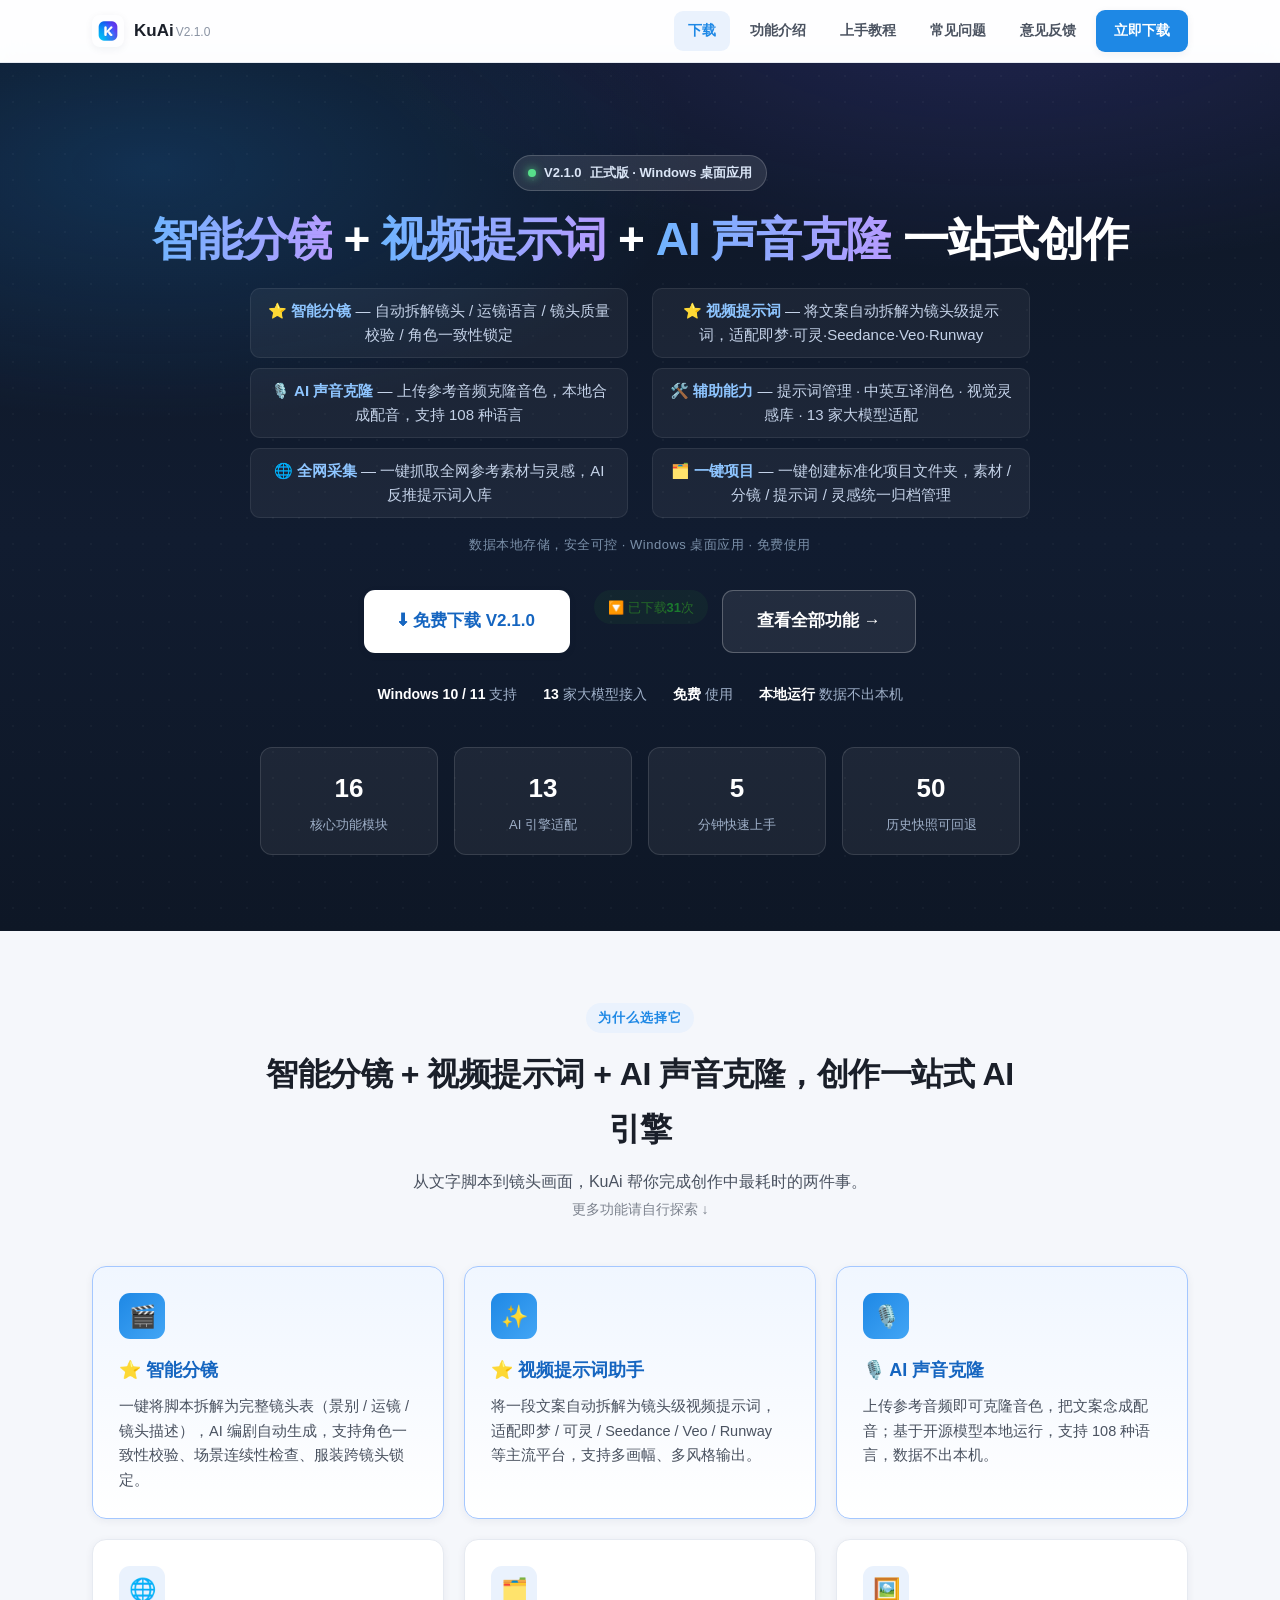
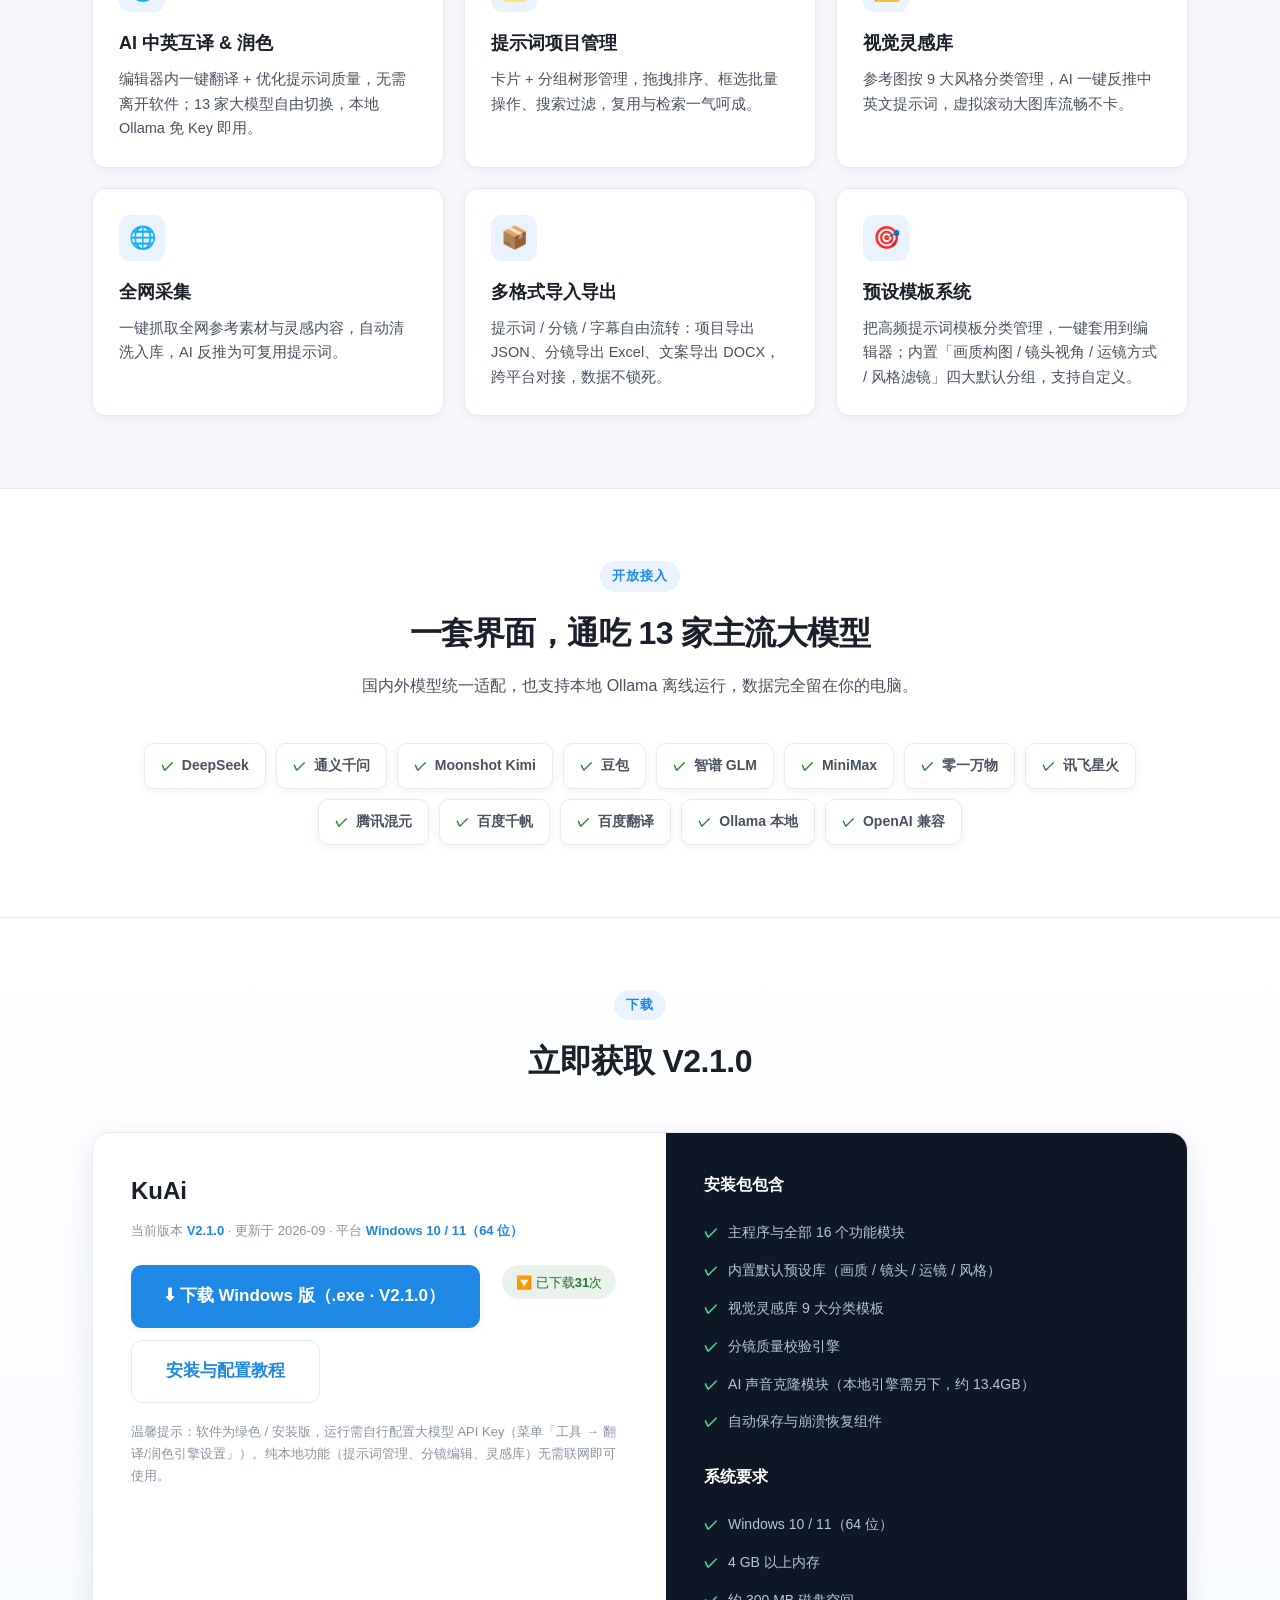
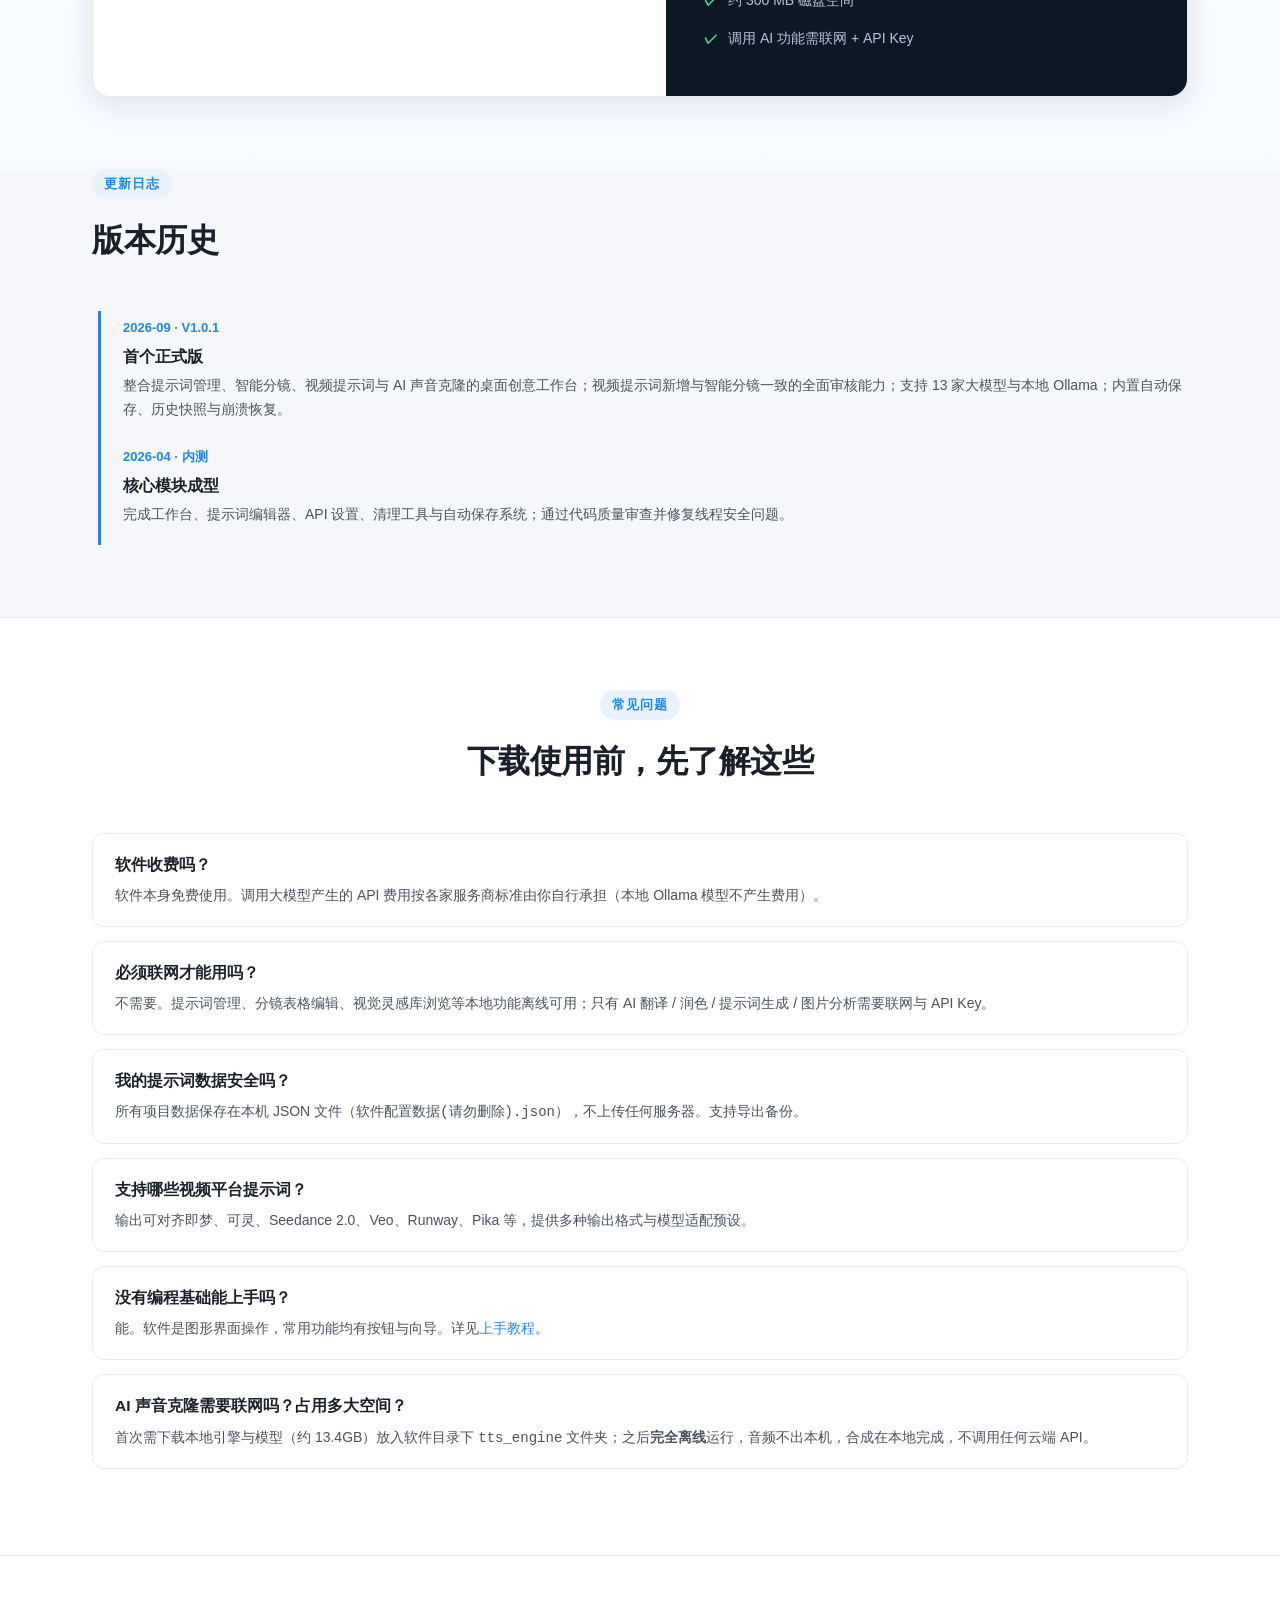
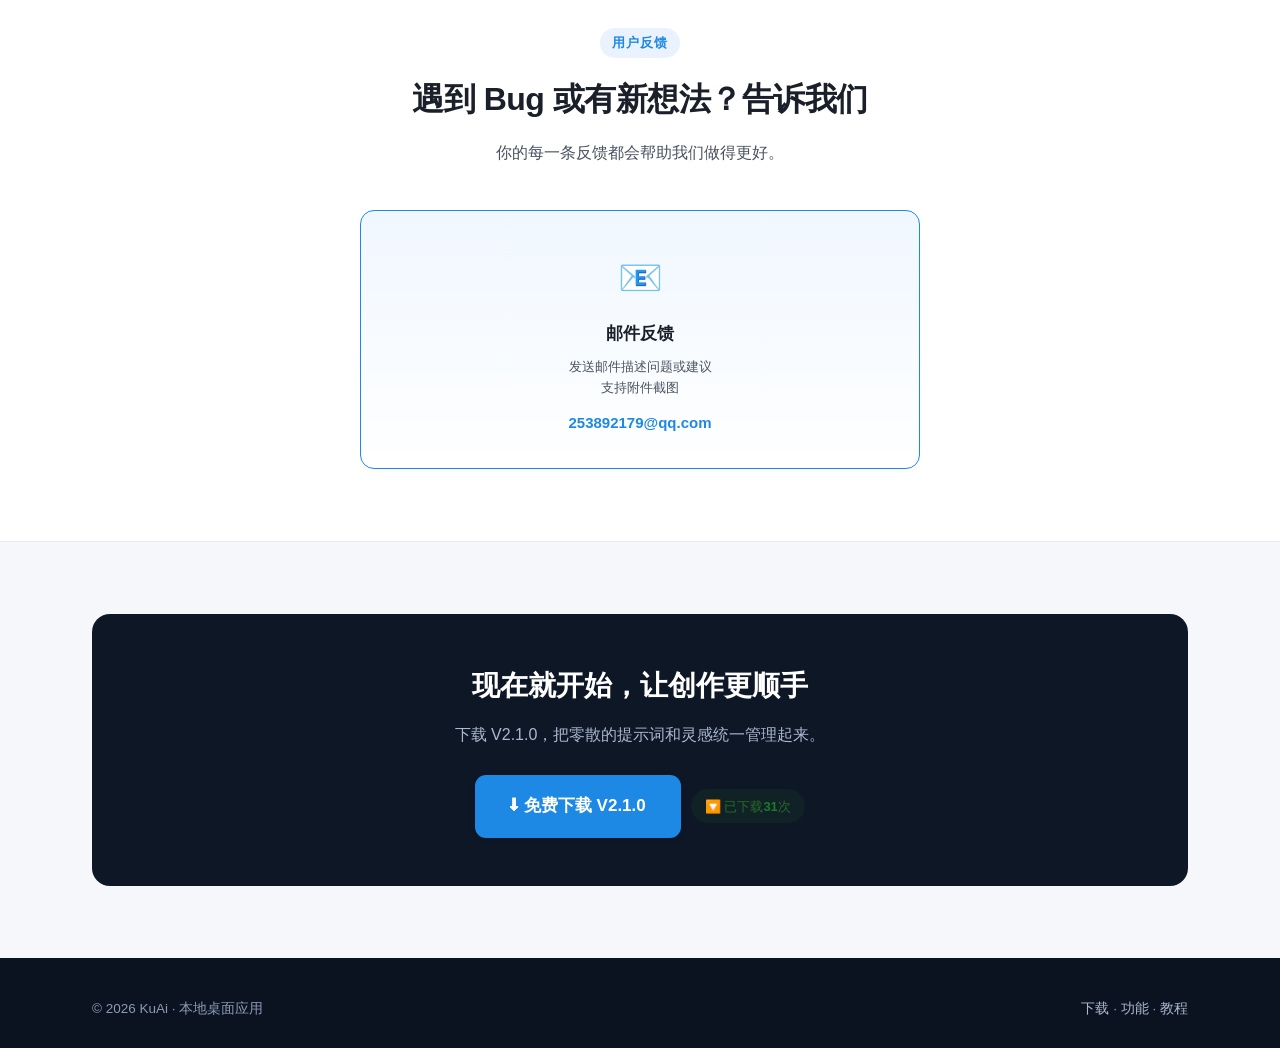
<file: index.html>
<!DOCTYPE html>
<html lang="zh-CN">
<head>
<meta charset="UTF-8">
<meta name="viewport" content="width=device-width, initial-scale=1">
<title>KuAi V2.1.0 — AI 提示词管理 · 智能分镜 · 视频提示词 · AI 声音克隆工作台</title>
<meta name="description" content="一站式管理提示词、AI 中英互译、生成即梦/可灵/Seedance 视频提示词、智能分镜与视觉灵感库、AI 声音克隆配音。支持 16 大功能模块、13 家大模型，本地运行、数据不出本机。">
<meta name="theme-color" content="#0e1726">
<meta property="og:title" content="KuAi — 智能分镜 + 视频提示词 + AI 声音克隆 一站式创作">
<meta property="og:description" content="一站式管理提示词、AI 中英互译、生成即梦/可灵/Seedance 视频提示词、智能分镜与视觉灵感库、AI 声音克隆配音。支持 13 家大模型，本地运行。">
<meta property="og:type" content="website">
<meta property="og:url" content="https://yichenzi016-spec.github.io/KuAi/">
<meta name="twitter:card" content="summary_large_image">
<link rel="stylesheet" href="assets/style.css">
</head>
<body>

<!-- 导航 -->
<nav class="nav">
  <div class="nav-inner">
    <a class="brand" href="index.html">
      <img src="assets/logo1.png" alt="KuAi" class="logo-img">
      <span>KuAi<small data-version>V2.1.0</small></span>
    </a>
    <button class="nav-toggle">☰</button>
    <div class="nav-links">
      <a href="index.html" class="active">下载</a>
      <a href="features.html">功能介绍</a>
      <a href="guide.html">上手教程</a>
      <a href="index.html#faq">常见问题</a>
      <a href="#feedback">意见反馈</a>
      <a href="#download" class="nav-cta">立即下载</a>
    </div>
  </div>
</nav>

<!-- Hero -->
<header class="hero">
  <div class="hero-inner">
    <span class="badge"><span class="dot"></span> <b data-version>V2.1.0</b> 正式版 · Windows 桌面应用</span>
    <h1><span class="grad">智能分镜</span> + <span class="grad">视频提示词</span> + <span class="grad">AI 声音克隆</span> 一站式创作</h1>
    <div class="lead-grid">
      <div class="lead-item"><b>⭐ 智能分镜</b> — 自动拆解镜头 / 运镜语言 / 镜头质量校验 / 角色一致性锁定</div>
      <div class="lead-item"><b>⭐ 视频提示词</b> — 将文案自动拆解为镜头级提示词，适配即梦·可灵·Seedance·Veo·Runway</div>
      <div class="lead-item"><b>🎙️ AI 声音克隆</b> — 上传参考音频克隆音色，本地合成配音，支持 108 种语言</div>
      <div class="lead-item"><b>🛠️ 辅助能力</b> — 提示词管理 · 中英互译润色 · 视觉灵感库 · 13 家大模型适配</div>
      <div class="lead-item"><b>🌐 全网采集</b> — 一键抓取全网参考素材与灵感，AI 反推提示词入库</div>
      <div class="lead-item"><b>🗂️ 一键项目</b> — 一键创建标准化项目文件夹，素材 / 分镜 / 提示词 / 灵感统一归档管理</div>
      <div class="lead-note">数据本地存储，安全可控 · Windows 桌面应用 · 免费使用</div>
    </div>
    <div class="hero-cta">
      <a href="https://gitee.com/kuai061102/kuai-release/releases/download/v2.1.0/VideoPromptAssistant-Setup-2.1.0.exe" target="_blank" rel="noopener" data-download="primary" class="btn btn-primary btn-lg">⬇ 免费下载 V2.1.0</a>
      <a href="features.html" class="btn btn-ghost btn-lg">查看全部功能 →</a>
    </div>
    <div class="hero-meta">
      <span><b>Windows 10 / 11</b> 支持</span>
      <span><b>13</b> 家大模型接入</span>
      <span><b>免费</b> 使用</span>
      <span><b>本地运行</b> 数据不出本机</span>
    </div>
    <div class="hero-stats">
      <div class="stat"><div class="num">16</div><div class="lab">核心功能模块</div></div>
      <div class="stat"><div class="num">13</div><div class="lab">AI 引擎适配</div></div>
      <div class="stat"><div class="num">5</div><div class="lab">分钟快速上手</div></div>
      <div class="stat"><div class="num">50</div><div class="lab">历史快照可回退</div></div>
    </div>
  </div>
</header>

<!-- 核心亮点 -->
<section>
  <div class="wrap">
    <div class="section-head">
      <span class="eyebrow">为什么选择它</span>
      <h2>智能分镜 + 视频提示词 + AI 声音克隆，创作一站式 AI 引擎</h2>
      <p>从文字脚本到镜头画面，KuAi 帮你完成创作中最耗时的两件事。<br><span style="font-size:14px;opacity:0.7;">更多功能请自行探索 ↓</span></p>
    </div>
    <div class="grid grid-3">
      <div class="card card-featured"><div class="ico">🎬</div><h3>⭐ 智能分镜</h3><p>一键将脚本拆解为完整镜头表（景别 / 运镜 / 镜头描述），AI 编剧自动生成，支持角色一致性校验、场景连续性检查、服装跨镜头锁定。</p></div>
      <div class="card card-featured"><div class="ico">✨</div><h3>⭐ 视频提示词助手</h3><p>将一段文案自动拆解为镜头级视频提示词，适配即梦 / 可灵 / Seedance / Veo / Runway 等主流平台，支持多画幅、多风格输出。</p></div>
      <div class="card card-featured"><div class="ico">🎙️</div><h3>🎙️ AI 声音克隆</h3><p>上传参考音频即可克隆音色，把文案念成配音；基于开源模型本地运行，支持 108 种语言，数据不出本机。</p></div>
      <div class="card"><div class="ico">🌐</div><h3>AI 中英互译 & 润色</h3><p>编辑器内一键翻译 + 优化提示词质量，无需离开软件；13 家大模型自由切换，本地 Ollama 免 Key 即用。</p></div>
      <div class="card"><div class="ico">🗂️</div><h3>提示词项目管理</h3><p>卡片 + 分组树形管理，拖拽排序、框选批量操作、搜索过滤，复用与检索一气呵成。</p></div>
      <div class="card"><div class="ico">🖼️</div><h3>视觉灵感库</h3><p>参考图按 9 大风格分类管理，AI 一键反推中英文提示词，虚拟滚动大图库流畅不卡。</p></div>
      <div class="card"><div class="ico">🌐</div><h3>全网采集</h3><p>一键抓取全网参考素材与灵感内容，自动清洗入库，AI 反推为可复用提示词。</p></div>
      <div class="card"><div class="ico">📦</div><h3>多格式导入导出</h3><p>提示词 / 分镜 / 字幕自由流转：项目导出 JSON、分镜导出 Excel、文案导出 DOCX，跨平台对接，数据不锁死。</p></div>
      <div class="card"><div class="ico">🎯</div><h3>预设模板系统</h3><p>把高频提示词模板分类管理，一键套用到编辑器；内置「画质构图 / 镜头视角 / 运镜方式 / 风格滤镜」四大默认分组，支持自定义。</p></div>
    </div>
  </div>
</section>

<!-- 大模型支持 -->
<section style="background:#fff;border-top:1px solid var(--border);border-bottom:1px solid var(--border);">
  <div class="wrap">
    <div class="section-head">
      <span class="eyebrow">开放接入</span>
      <h2>一套界面，通吃 13 家主流大模型</h2>
      <p>国内外模型统一适配，也支持本地 Ollama 离线运行，数据完全留在你的电脑。</p>
    </div>
    <div class="engines">
      <span class="engine"><span class="tick">✓</span> DeepSeek</span>
      <span class="engine"><span class="tick">✓</span> 通义千问</span>
      <span class="engine"><span class="tick">✓</span> Moonshot Kimi</span>
      <span class="engine"><span class="tick">✓</span> 豆包</span>
      <span class="engine"><span class="tick">✓</span> 智谱 GLM</span>
      <span class="engine"><span class="tick">✓</span> MiniMax</span>
      <span class="engine"><span class="tick">✓</span> 零一万物</span>
      <span class="engine"><span class="tick">✓</span> 讯飞星火</span>
      <span class="engine"><span class="tick">✓</span> 腾讯混元</span>
      <span class="engine"><span class="tick">✓</span> 百度千帆</span>
      <span class="engine"><span class="tick">✓</span> 百度翻译</span>
      <span class="engine"><span class="tick">✓</span> Ollama 本地</span>
      <span class="engine"><span class="tick">✓</span> OpenAI 兼容</span>
    </div>
  </div>
</section>

<!-- 下载 -->
<section class="download" id="download">
  <div class="wrap">
    <div class="section-head">
      <span class="eyebrow">下载</span>
      <h2 data-version>立即获取 V2.1.0</h2>
    </div>
    <div class="dl-box">
      <div class="dl-main">
        <h3>KuAi</h3>
        <span class="ver" data-version>当前版本 <b>V2.1.0</b> · 更新于 2026-09 · 平台 <b>Windows 10 / 11（64 位）</b></span>
        <div class="dl-actions">
          <a href="https://gitee.com/kuai061102/kuai-release/releases/download/v2.1.0/VideoPromptAssistant-Setup-2.1.0.exe" target="_blank" rel="noopener" data-download="primary" class="btn btn-primary btn-lg">⬇ 下载 Windows 版（.exe · V2.1.0）</a>
          <a href="guide.html" class="btn btn-ghost btn-lg">安装与配置教程</a>
        </div>
        <p class="dl-note">温馨提示：软件为绿色 / 安装版，运行需自行配置大模型 API Key（菜单「工具 → 翻译/润色引擎设置」）。纯本地功能（提示词管理、分镜编辑、灵感库）无需联网即可使用。</p>
      </div>
      <div class="dl-side">
        <h4>安装包包含</h4>
        <ul>
          <li>主程序与全部 16 个功能模块</li>
          <li>内置默认预设库（画质 / 镜头 / 运镜 / 风格）</li>
          <li>视觉灵感库 9 大分类模板</li>
          <li>分镜质量校验引擎</li>
          <li>AI 声音克隆模块（本地引擎需另下，约 13.4GB）</li>
          <li>自动保存与崩溃恢复组件</li>
        </ul>
        <h4 style="margin-top:22px;">系统要求</h4>
        <ul>
          <li>Windows 10 / 11（64 位）</li>
          <li>4 GB 以上内存</li>
          <li>约 300 MB 磁盘空间</li>
          <li>调用 AI 功能需联网 + API Key</li>
        </ul>
      </div>
    </div>
  </div>
</section>

<!-- 更新日志 -->
<section style="padding-top:0;">
  <div class="wrap">
    <div class="section-head" style="text-align:left;margin-left:0;max-width:none;">
      <span class="eyebrow">更新日志</span>
      <h2>版本历史</h2>
    </div>
    <div class="log">
      <div class="log-item"><div class="date">2026-09 · V1.0.1</div><h4>首个正式版</h4><p>整合提示词管理、智能分镜、视频提示词与 AI 声音克隆的桌面创意工作台；视频提示词新增与智能分镜一致的全面审核能力；支持 13 家大模型与本地 Ollama；内置自动保存、历史快照与崩溃恢复。</p></div>
      <div class="log-item"><div class="date">2026-04 · 内测</div><h4>核心模块成型</h4><p>完成工作台、提示词编辑器、API 设置、清理工具与自动保存系统；通过代码质量审查并修复线程安全问题。</p></div>
    </div>
  </div>
</section>

<!-- FAQ -->
<section id="faq" style="background:#fff;border-top:1px solid var(--border);">
  <div class="wrap">
    <div class="section-head">
      <span class="eyebrow">常见问题</span>
      <h2>下载使用前，先了解这些</h2>
    </div>
    <div class="faq-item"><h4>软件收费吗？</h4><p>软件本身免费使用。调用大模型产生的 API 费用按各家服务商标准由你自行承担（本地 Ollama 模型不产生费用）。</p></div>
    <div class="faq-item"><h4>必须联网才能用吗？</h4><p>不需要。提示词管理、分镜表格编辑、视觉灵感库浏览等本地功能离线可用；只有 AI 翻译 / 润色 / 提示词生成 / 图片分析需要联网与 API Key。</p></div>
    <div class="faq-item"><h4>我的提示词数据安全吗？</h4><p>所有项目数据保存在本机 JSON 文件（<code>软件配置数据(请勿删除).json</code>），不上传任何服务器。支持导出备份。</p></div>
    <div class="faq-item"><h4>支持哪些视频平台提示词？</h4><p>输出可对齐即梦、可灵、Seedance 2.0、Veo、Runway、Pika 等，提供多种输出格式与模型适配预设。</p></div>
      <div class="faq-item"><h4>没有编程基础能上手吗？</h4><p>能。软件是图形界面操作，常用功能均有按钮与向导。详见<a href="guide.html">上手教程</a>。</p></div>
      <div class="faq-item"><h4>AI 声音克隆需要联网吗？占用多大空间？</h4><p>首次需下载本地引擎与模型（约 13.4GB）放入软件目录下 <code>tts_engine</code> 文件夹；之后<b>完全离线</b>运行，音频不出本机，合成在本地完成，不调用任何云端 API。</p></div>
    </div>
</section>

<!-- 客户反馈 -->
<section id="feedback" style="background:#fff;border-top:1px solid var(--border);border-bottom:1px solid var(--border);">
  <div class="wrap">
    <div class="section-head">
      <span class="eyebrow">用户反馈</span>
      <h2>遇到 Bug 或有新想法？告诉我们</h2>
      <p>你的每一条反馈都会帮助我们做得更好。</p>
    </div>

    <!-- 反馈卡片（仅邮件，重新排版为单卡居中） -->
    <div class="fb-grid" style="max-width:560px;margin:0 auto;grid-template-columns:1fr;">
      <div class="fb-card fb-card-primary" style="text-align:center;padding:36px 32px 32px;">
        <div class="fb-icon">📧</div>
        <h3>邮件反馈</h3>
        <p style="font-size:13px;margin-bottom:10px;">发送邮件描述问题或建议<br>支持附件截图</p>
        <a href="mailto:253892179@qq.com" style="font-size:15px;font-weight:600;color:var(--primary);text-decoration:none;">253892179@qq.com</a>
      </div>
    </div>
  </div>
</section>

<!-- 底部 CTA -->
<section>
  <div class="wrap">
    <div class="foot-cta">
      <h2>现在就开始，让创作更顺手</h2>
      <p data-version>下载 V2.1.0，把零散的提示词和灵感统一管理起来。</p>
      <a href="https://gitee.com/kuai061102/kuai-release/releases/download/v2.1.0/VideoPromptAssistant-Setup-2.1.0.exe" target="_blank" rel="noopener" data-download="primary" class="btn btn-primary btn-lg">⬇ 免费下载 V2.1.0</a>
    </div>
  </div>
</section>

<footer class="site">
  <div class="wrap">
    <div>© <span data-year>2026</span> KuAi · 本地桌面应用</div>
    <div>
      <a href="index.html">下载</a> ·
      <a href="features.html">功能</a> ·
      <a href="guide.html">教程</a>
    </div>
  </div>
</footer>

<script src="assets/script.js"></script>
<script src="assets/count.js"></script>
</body>
</html>
</file>
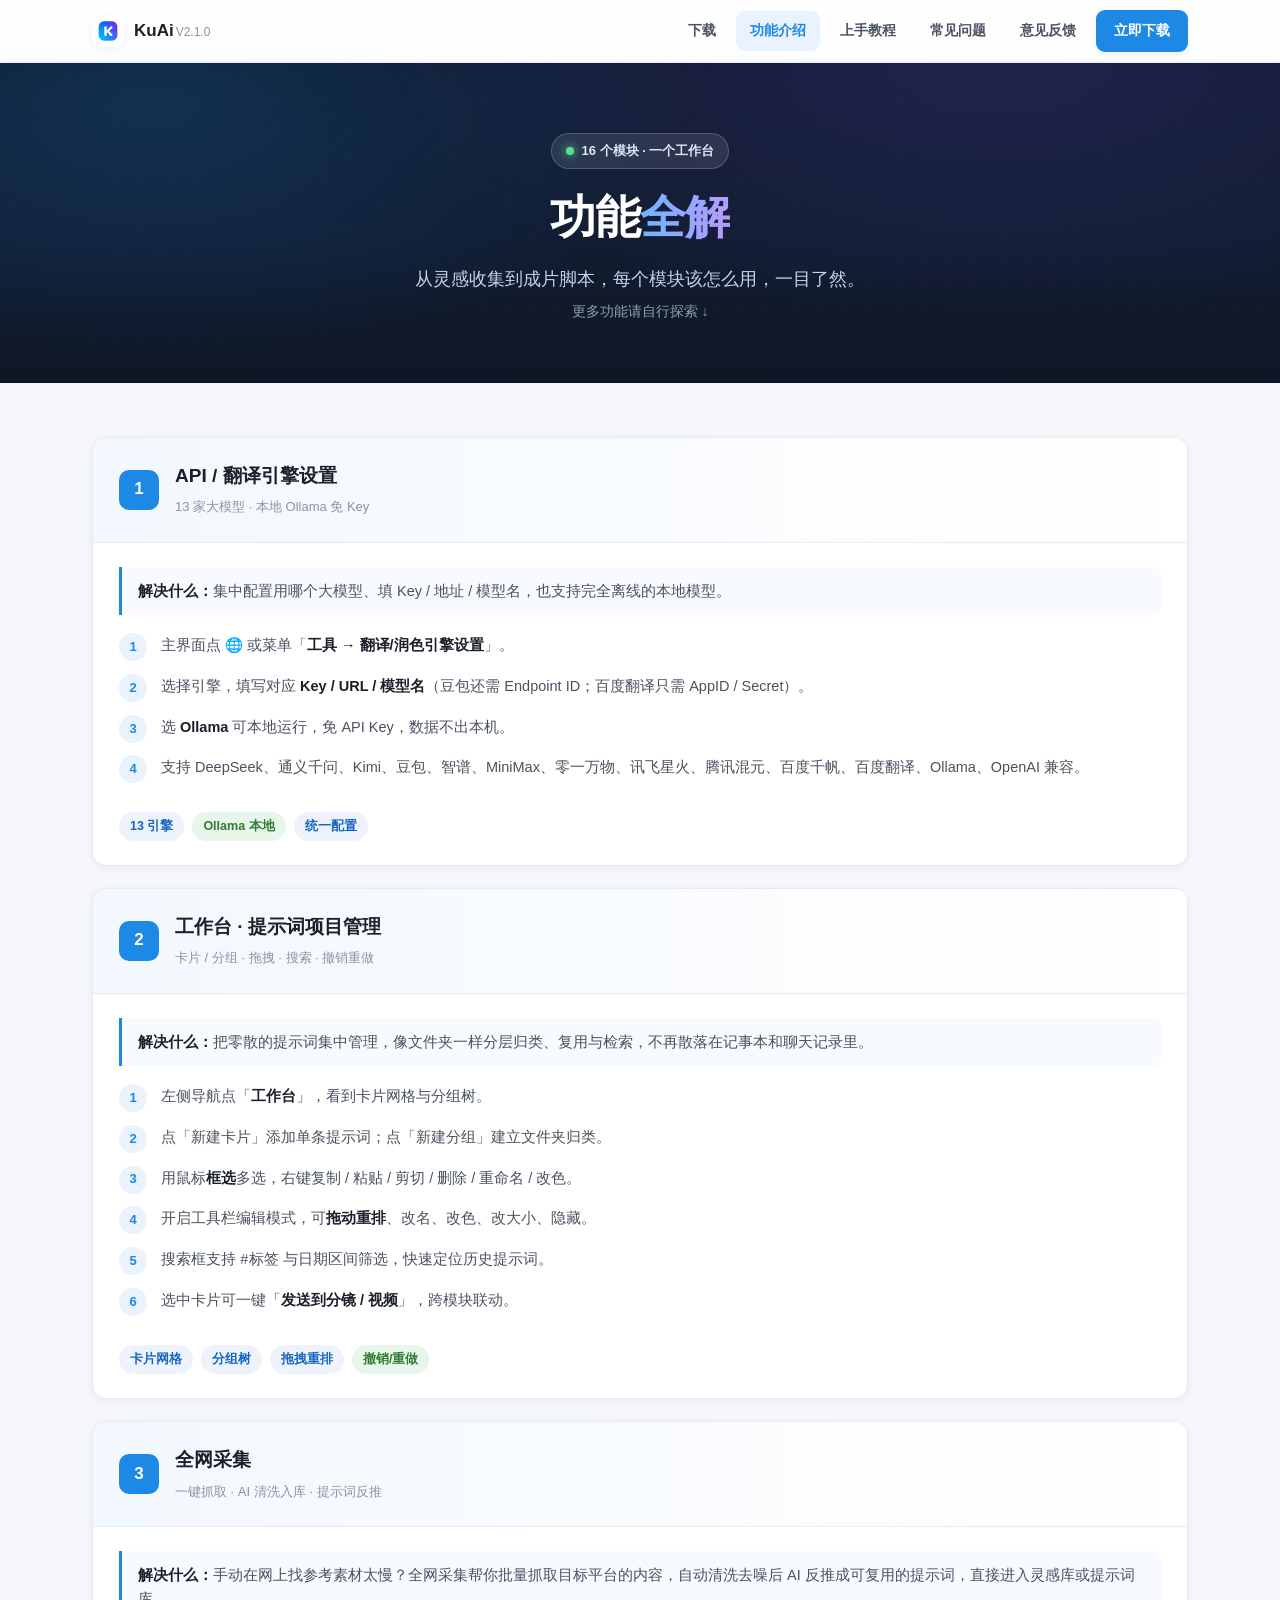
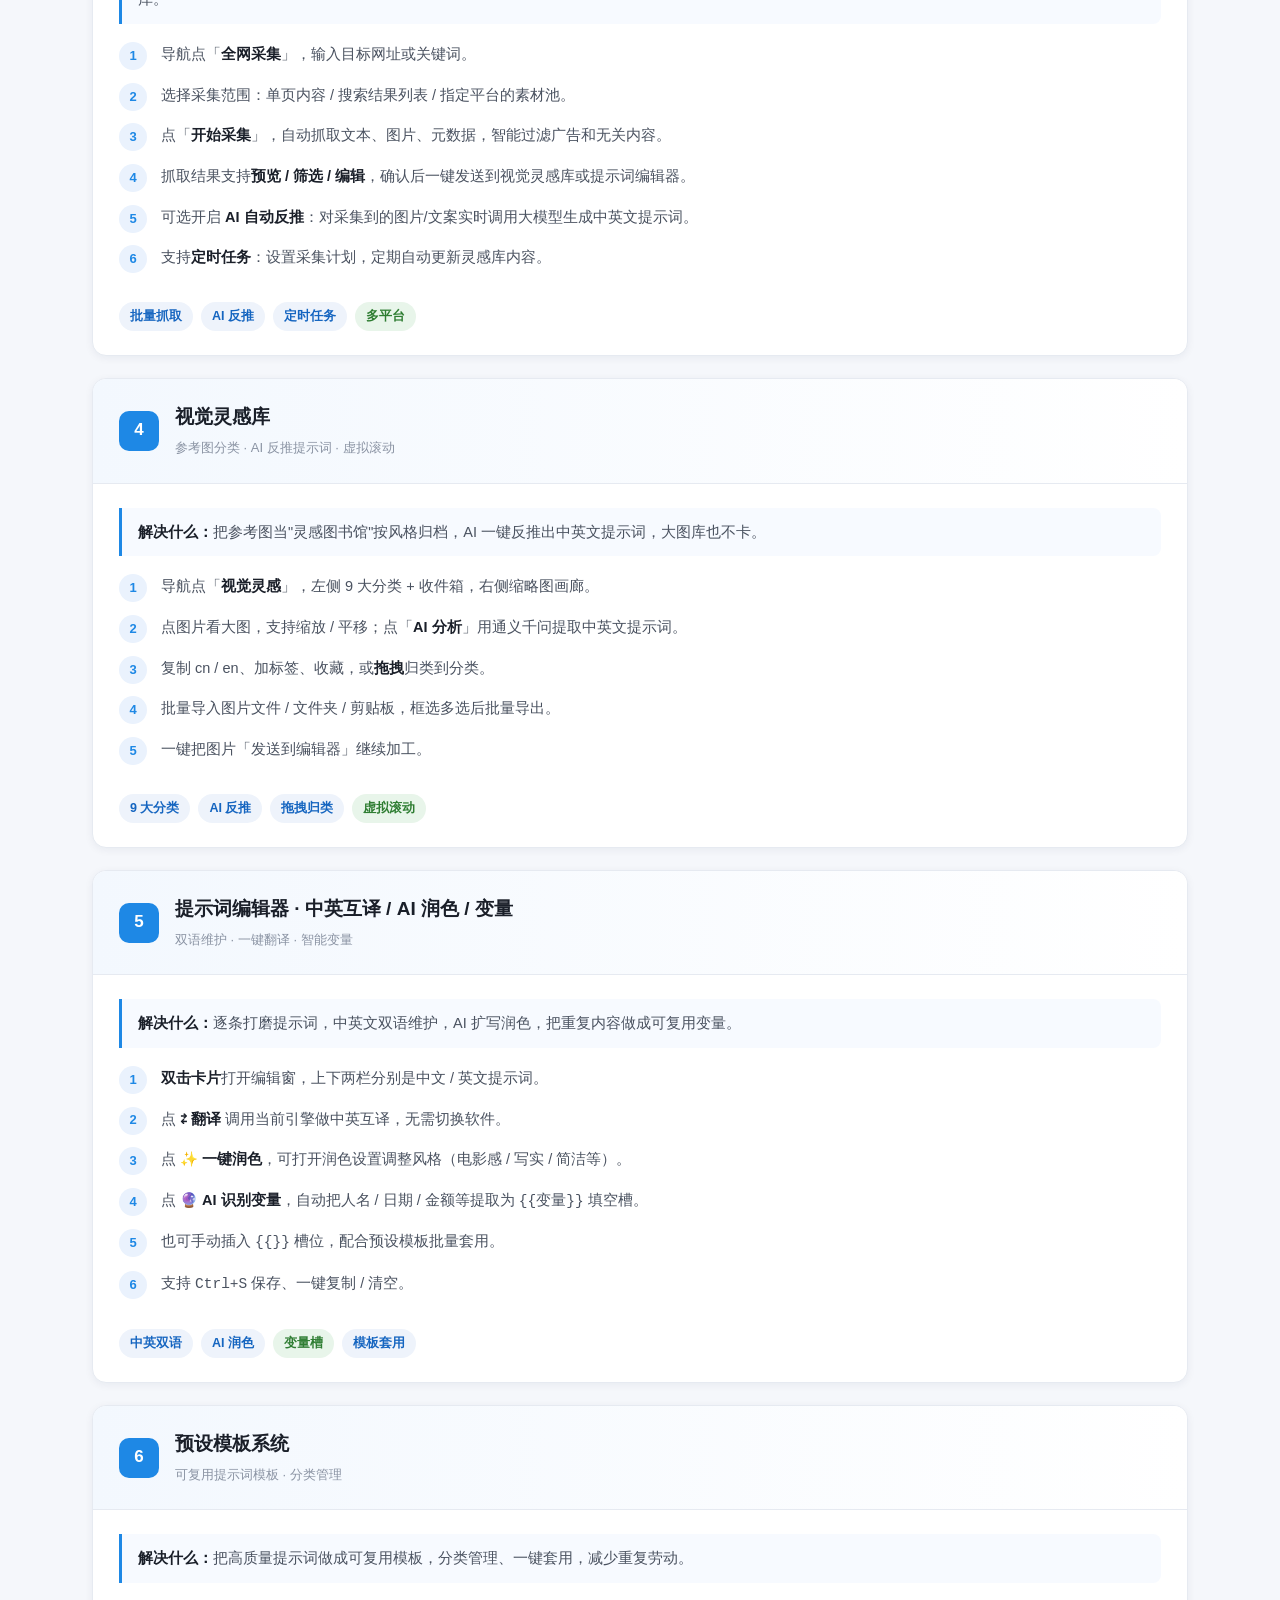
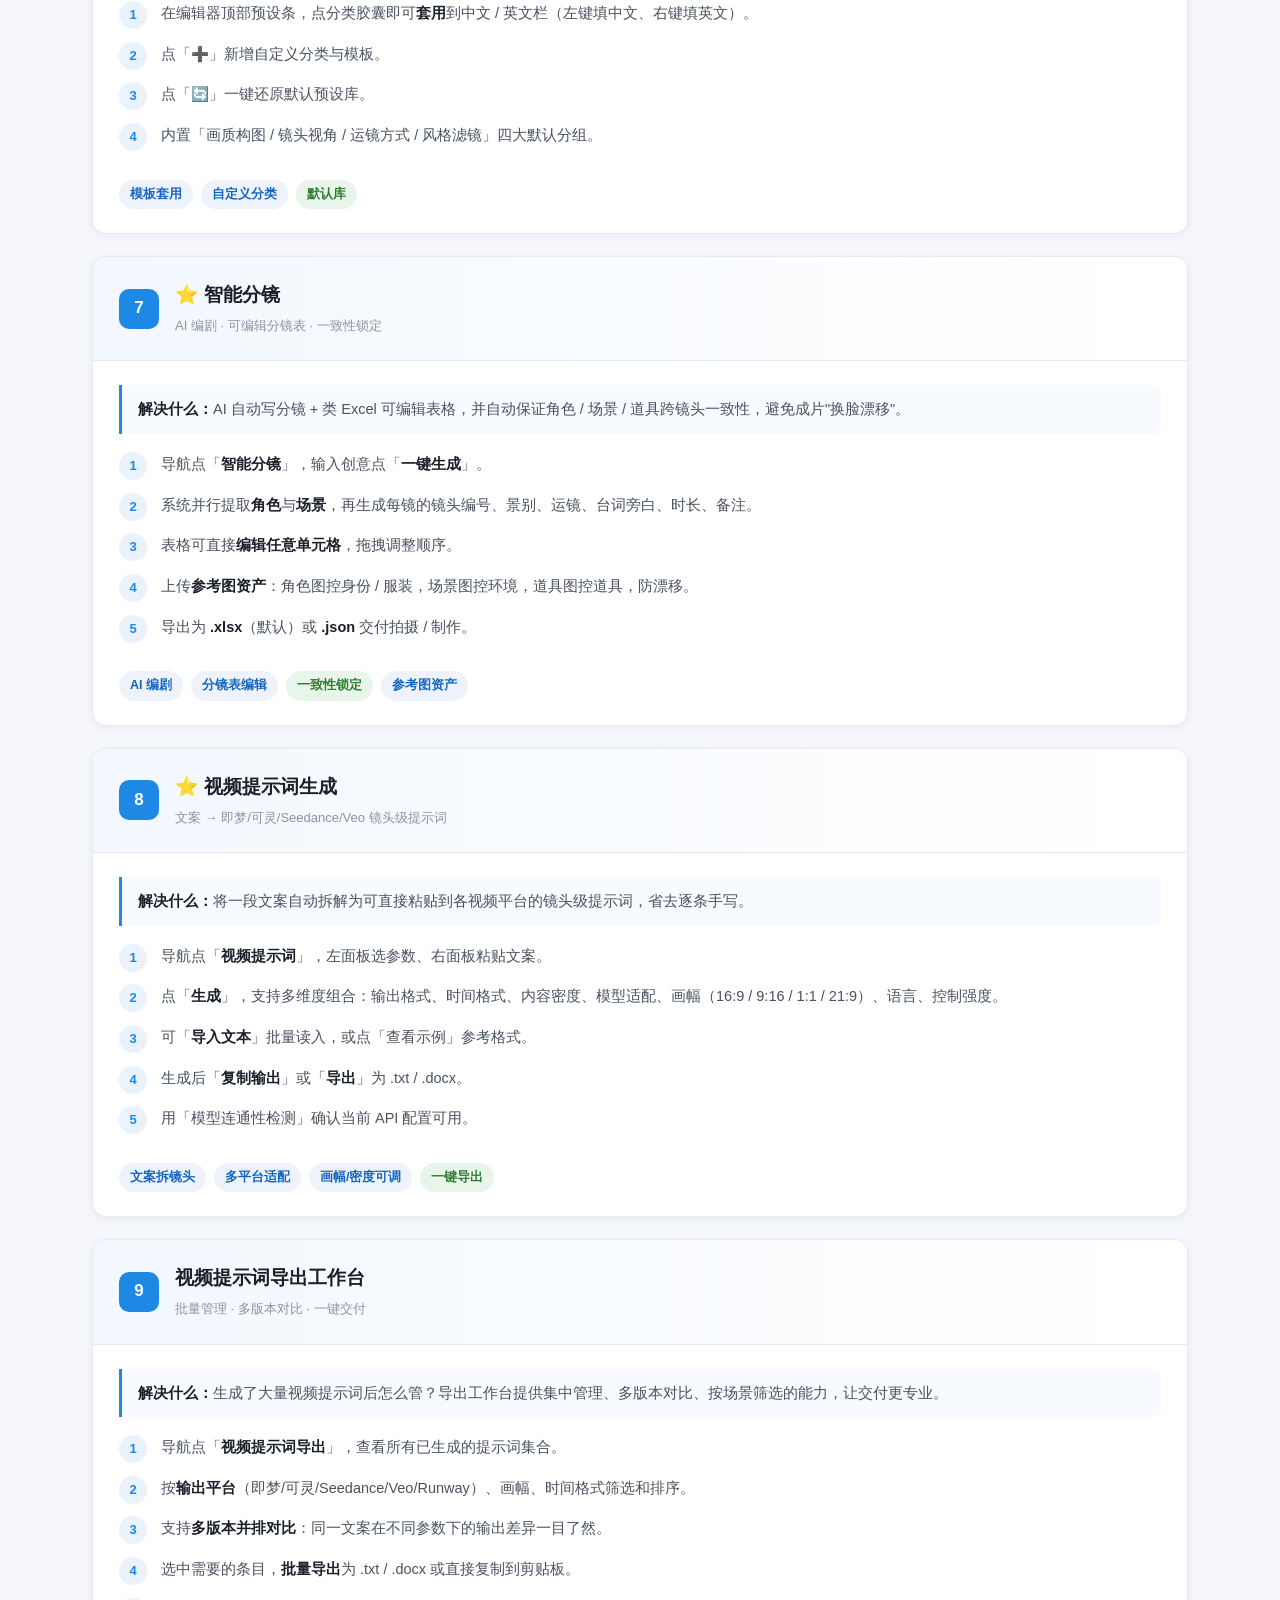
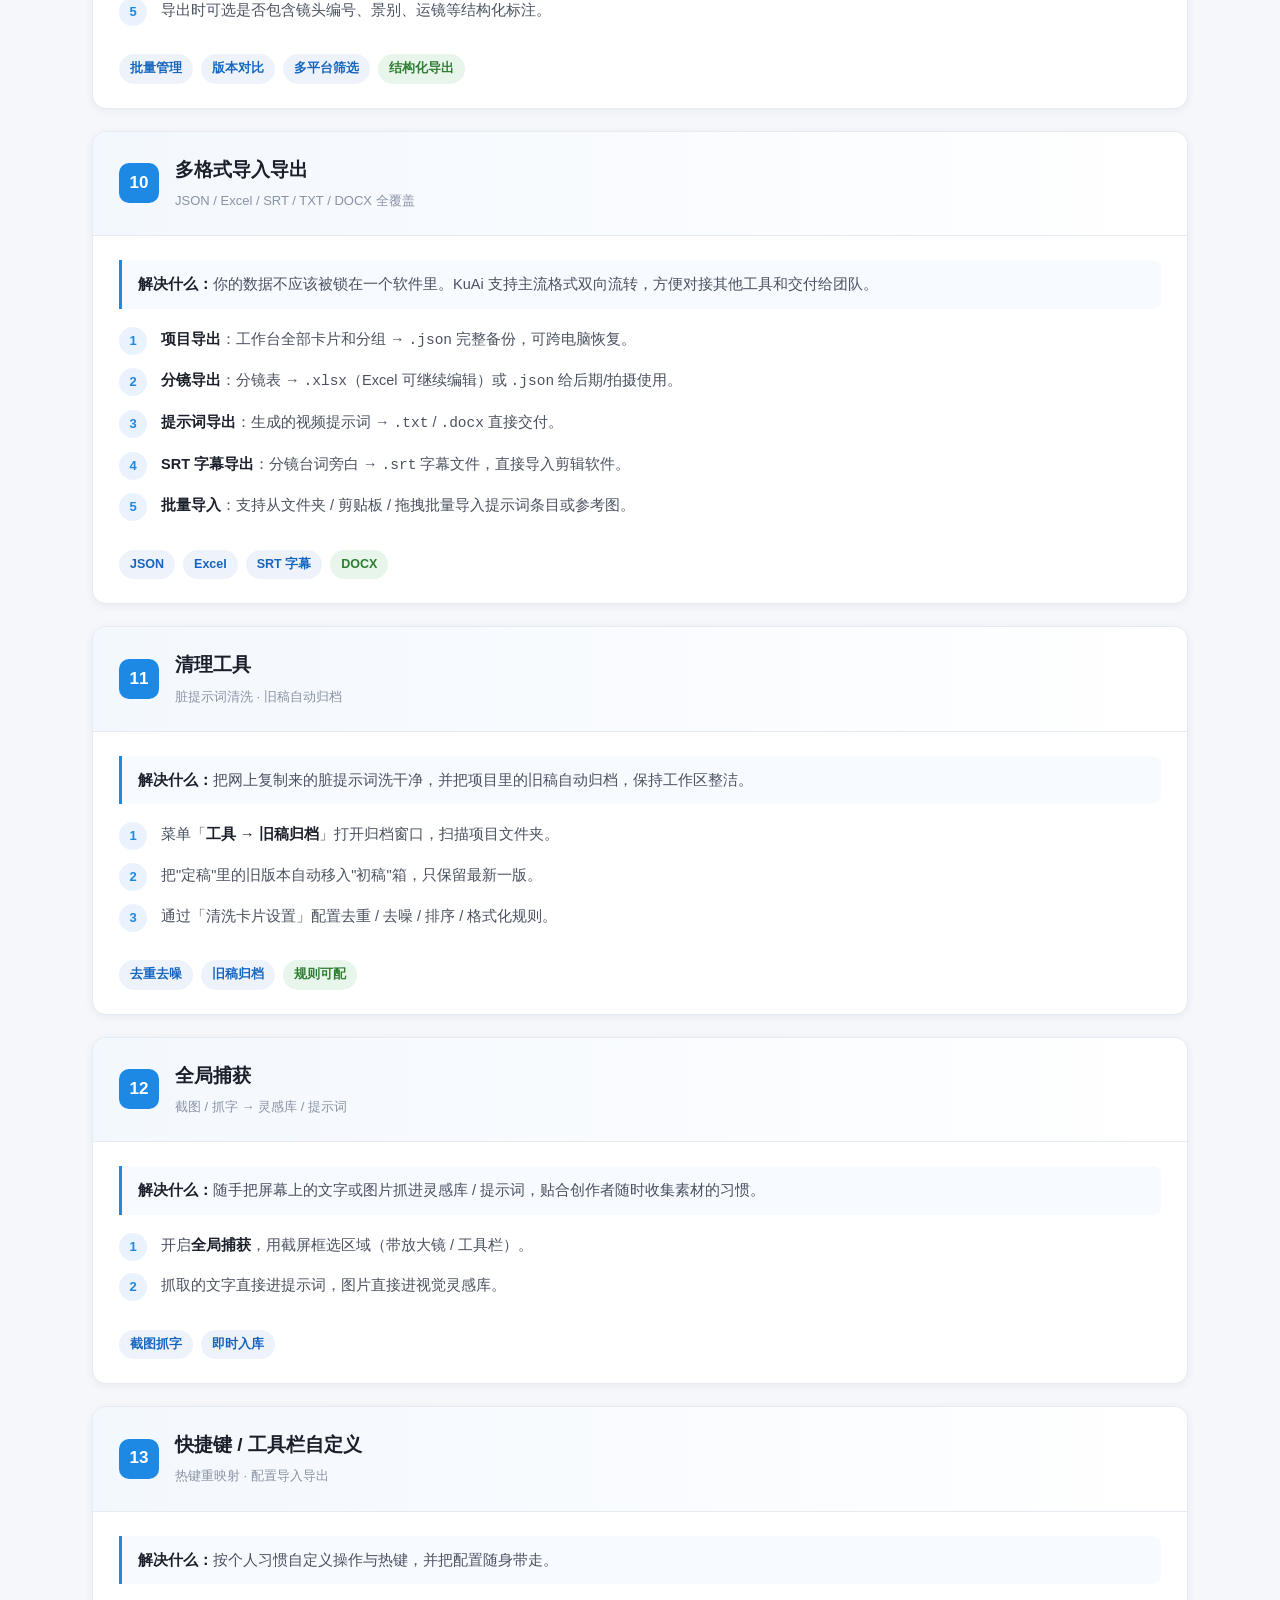
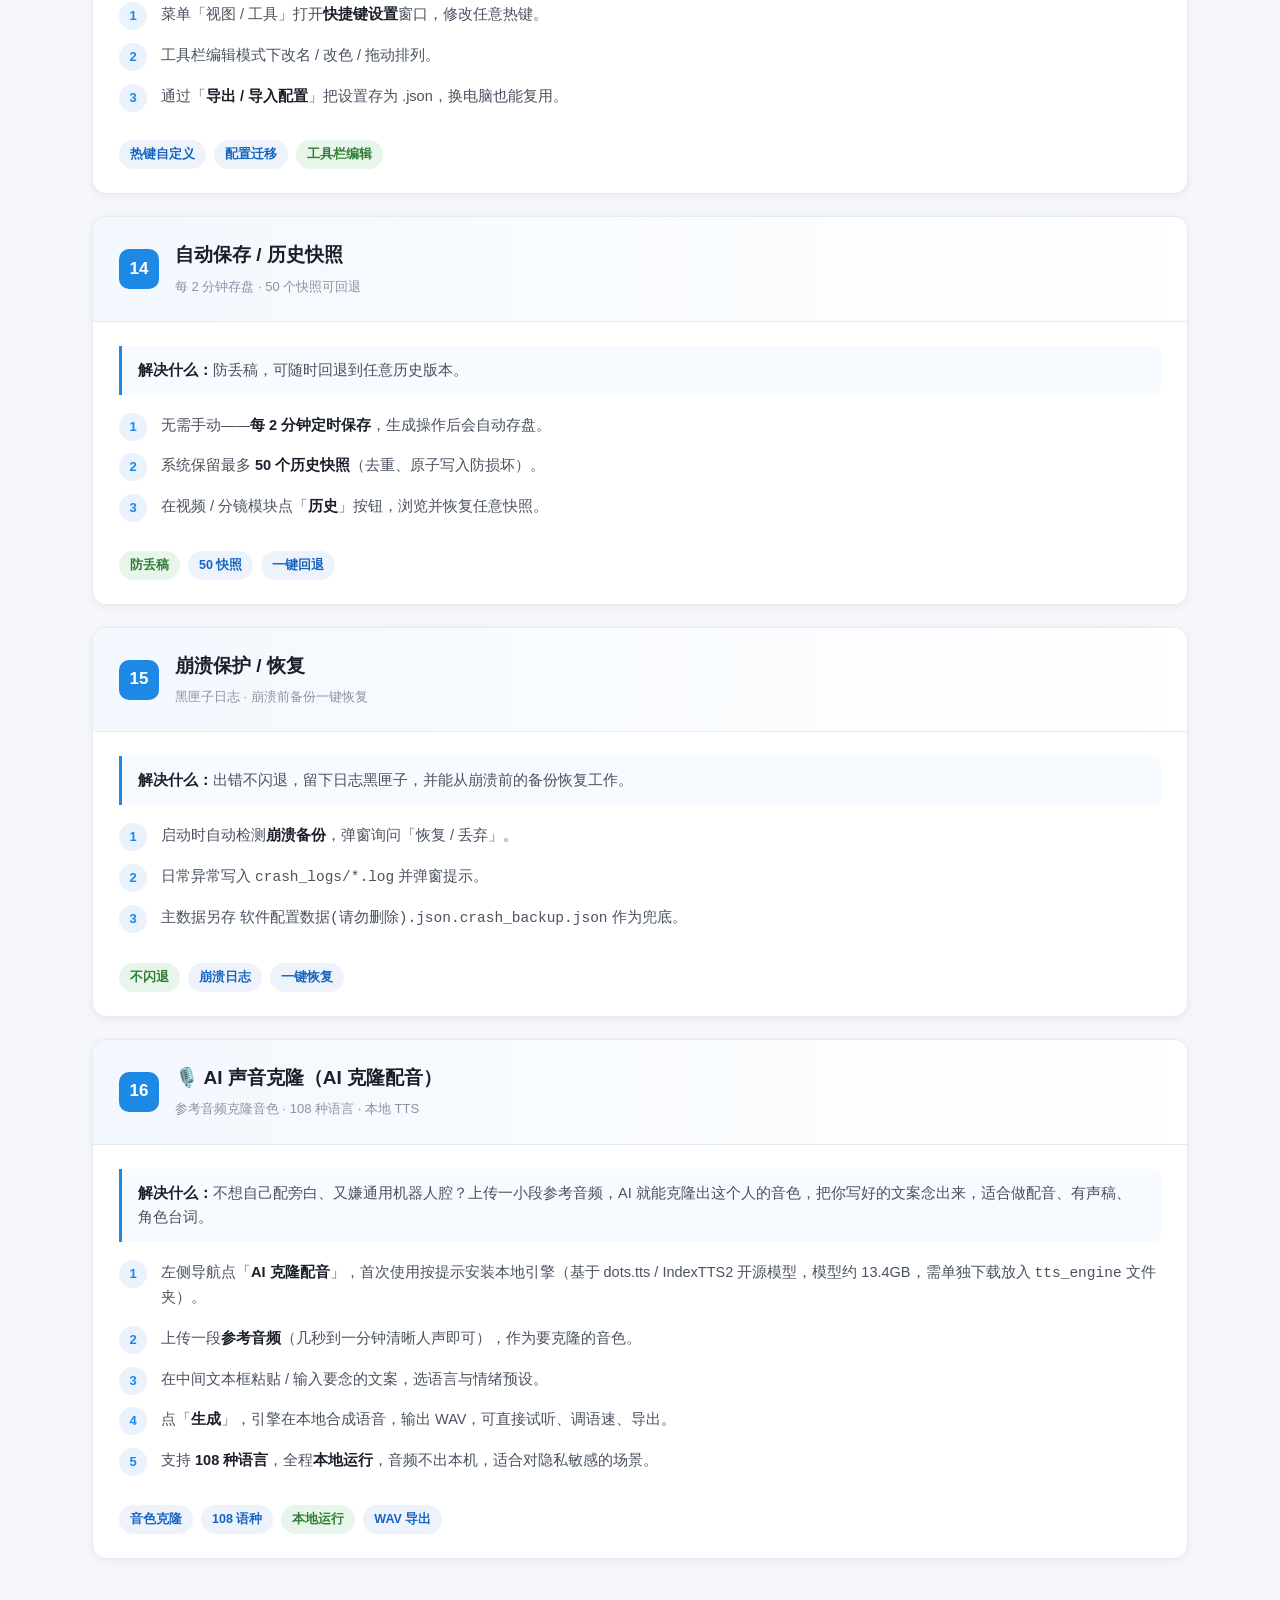
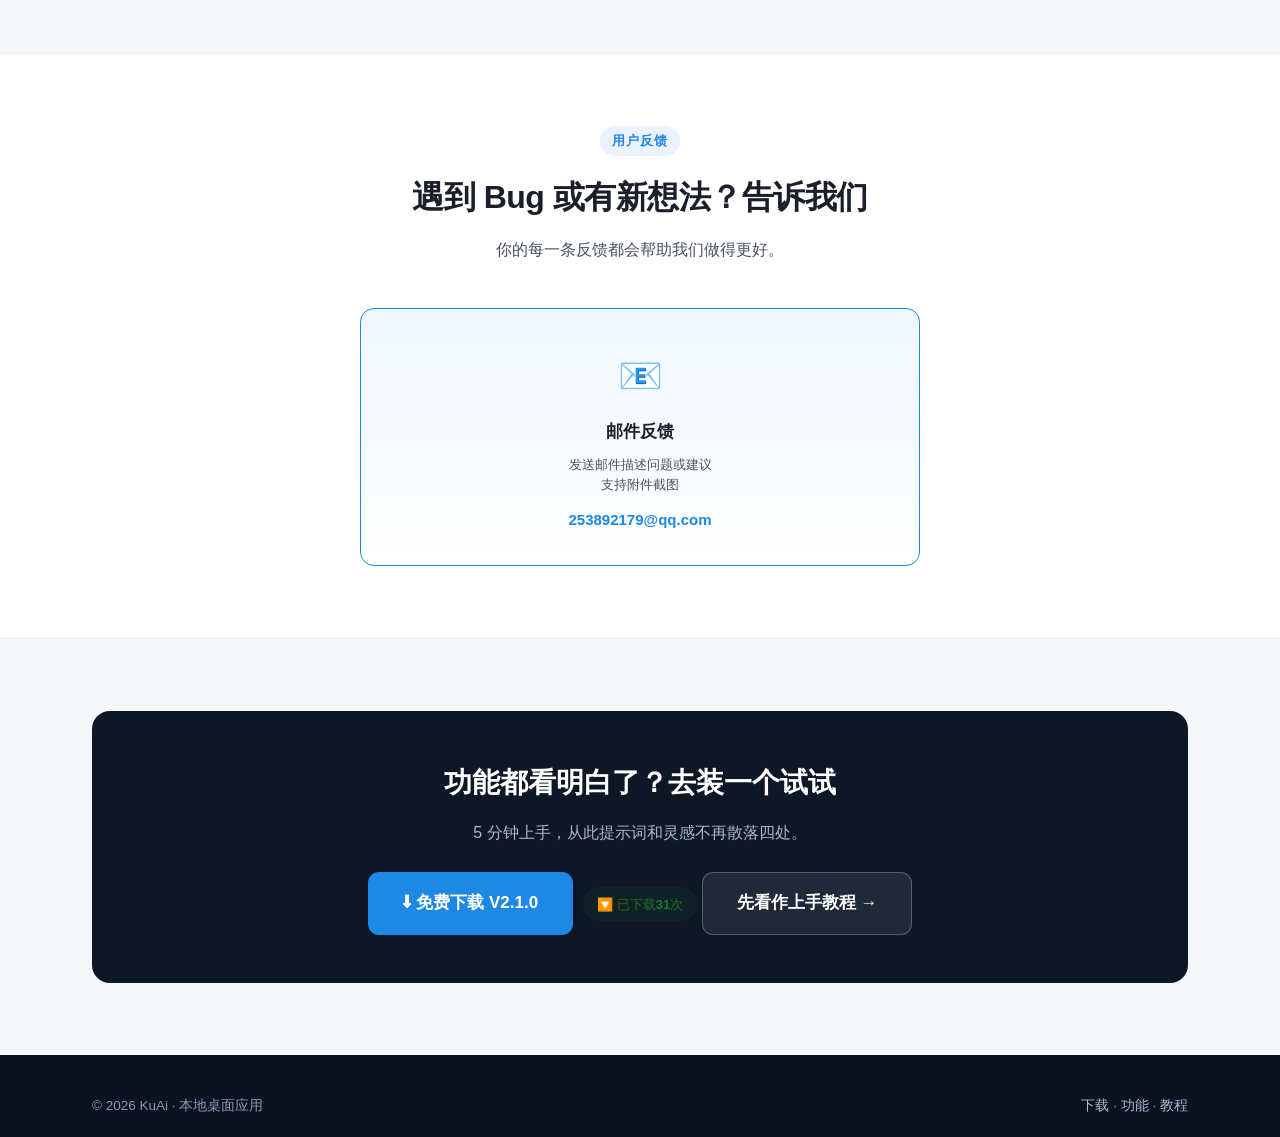
<file: features.html>
<!DOCTYPE html>
<html lang="zh-CN">
<head>
<meta charset="UTF-8">
<meta name="viewport" content="width=device-width, initial-scale=1">
<title>功能介绍 — KuAi V2.1.0</title>
<meta name="description" content="16 大功能模块详解：提示词管理、AI中英互译、视频提示词生成、智能分镜、视觉灵感库、全网采集、预设模板、API设置、清理工具、自动保存、崩溃恢复、全局捕获、快捷键自定义、多格式导入导出、视频提示词导出工作台、AI 声音克隆。">
<meta name="theme-color" content="#0e1726">
<meta property="og:title" content="KuAi 功能介绍 — 16 大功能模块全解">
<meta property="og:description" content="从灵感收集到成片脚本，提示词管理、AI中英互译、视频提示词生成、智能分镜、视觉灵感库、AI 声音克隆等 16 个模块怎么用，一目了然。">
<meta property="og:type" content="website">
<meta property="og:url" content="https://yichenzi016-spec.github.io/KuAi/features.html">
<meta name="twitter:card" content="summary_large_image">
<link rel="stylesheet" href="assets/style.css">
</head>
<body>

<nav class="nav">
  <div class="nav-inner">
    <a class="brand" href="index.html">
      <img src="assets/logo1.png" alt="KuAi" class="logo-img">
      <span>KuAi<small data-version>V2.1.0</small></span>
    </a>
    <button class="nav-toggle">☰</button>
    <div class="nav-links">
      <a href="index.html">下载</a>
      <a href="features.html" class="active">功能介绍</a>
      <a href="guide.html">上手教程</a>
      <a href="index.html#faq">常见问题</a>
      <a href="index.html#feedback">意见反馈</a>
      <a href="index.html#download" class="nav-cta">立即下载</a>
    </div>
  </div>
</nav>

<header class="hero" style="padding:70px 0 58px;">
  <div class="hero-inner">
    <span class="badge"><span class="dot"></span> 16 个模块 · 一个工作台</span>
    <h1>功能<span class="grad">全解</span></h1>
    <p class="lead">从灵感收集到成片脚本，每个模块该怎么用，一目了然。<br><span style="font-size:14px;opacity:0.7;">更多功能请自行探索 ↓</span></p>
  </div>
</header>

<section style="padding-top:54px;">
  <div class="wrap">

    <!-- 1. 引擎设置（先用） -->
    <div class="feat">
      <div class="feat-head"><div class="feat-no">1</div><div class="t"><h3>API / 翻译引擎设置</h3><span>13 家大模型 · 本地 Ollama 免 Key</span></div></div>
      <div class="feat-body">
        <div class="solve"><b>解决什么：</b>集中配置用哪个大模型、填 Key / 地址 / 模型名，也支持完全离线的本地模型。</div>
        <ul class="steps">
          <li>主界面点 🌐 或菜单「<b>工具 → 翻译/润色引擎设置</b>」。</li>
          <li>选择引擎，填写对应 <b>Key / URL / 模型名</b>（豆包还需 Endpoint ID；百度翻译只需 AppID / Secret）。</li>
          <li>选 <b>Ollama</b> 可本地运行，免 API Key，数据不出本机。</li>
          <li>支持 DeepSeek、通义千问、Kimi、豆包、智谱、MiniMax、零一万物、讯飞星火、腾讯混元、百度千帆、百度翻译、Ollama、OpenAI 兼容。</li>
        </ul>
        <div class="tags"><span class="tag">13 引擎</span><span class="tag g">Ollama 本地</span><span class="tag">统一配置</span></div>
      </div>
    </div>

    <!-- 2. 工作台 -->
    <div class="feat">
      <div class="feat-head"><div class="feat-no">2</div><div class="t"><h3>工作台 · 提示词项目管理</h3><span>卡片 / 分组 · 拖拽 · 搜索 · 撤销重做</span></div></div>
      <div class="feat-body">
        <div class="solve"><b>解决什么：</b>把零散的提示词集中管理，像文件夹一样分层归类、复用与检索，不再散落在记事本和聊天记录里。</div>
        <ul class="steps">
          <li>左侧导航点「<b>工作台</b>」，看到卡片网格与分组树。</li>
          <li>点「新建卡片」添加单条提示词；点「新建分组」建立文件夹归类。</li>
          <li>用鼠标<b>框选</b>多选，右键复制 / 粘贴 / 剪切 / 删除 / 重命名 / 改色。</li>
          <li>开启工具栏编辑模式，可<b>拖动重排</b>、改名、改色、改大小、隐藏。</li>
          <li>搜索框支持 <code>#标签</code> 与日期区间筛选，快速定位历史提示词。</li>
          <li>选中卡片可一键「<b>发送到分镜 / 视频</b>」，跨模块联动。</li>
        </ul>
        <div class="tags"><span class="tag">卡片网格</span><span class="tag">分组树</span><span class="tag">拖拽重排</span><span class="tag g">撤销/重做</span></div>
      </div>
    </div>

    <!-- 3. 全网采集 -->
    <div class="feat">
      <div class="feat-head"><div class="feat-no">3</div><div class="t"><h3>全网采集</h3><span>一键抓取 · AI 清洗入库 · 提示词反推</span></div></div>
      <div class="feat-body">
        <div class="solve"><b>解决什么：</b>手动在网上找参考素材太慢？全网采集帮你批量抓取目标平台的内容，自动清洗去噪后 AI 反推成可复用的提示词，直接进入灵感库或提示词库。</div>
        <ul class="steps">
          <li>导航点「<b>全网采集</b>」，输入目标网址或关键词。</li>
          <li>选择采集范围：单页内容 / 搜索结果列表 / 指定平台的素材池。</li>
          <li>点「<b>开始采集</b>」，自动抓取文本、图片、元数据，智能过滤广告和无关内容。</li>
          <li>抓取结果支持<b>预览 / 筛选 / 编辑</b>，确认后一键发送到视觉灵感库或提示词编辑器。</li>
          <li>可选开启 <b>AI 自动反推</b>：对采集到的图片/文案实时调用大模型生成中英文提示词。</li>
          <li>支持<b>定时任务</b>：设置采集计划，定期自动更新灵感库内容。</li>
        </ul>
        <div class="tags"><span class="tag">批量抓取</span><span class="tag">AI 反推</span><span class="tag">定时任务</span><span class="tag g">多平台</span></div>
      </div>
    </div>

    <!-- 4. 视觉灵感库 -->
    <div class="feat">
      <div class="feat-head"><div class="feat-no">4</div><div class="t"><h3>视觉灵感库</h3><span>参考图分类 · AI 反推提示词 · 虚拟滚动</span></div></div>
      <div class="feat-body">
        <div class="solve"><b>解决什么：</b>把参考图当"灵感图书馆"按风格归档，AI 一键反推出中英文提示词，大图库也不卡。</div>
        <ul class="steps">
          <li>导航点「<b>视觉灵感</b>」，左侧 9 大分类 + 收件箱，右侧缩略图画廊。</li>
          <li>点图片看大图，支持缩放 / 平移；点「<b>AI 分析</b>」用通义千问提取中英文提示词。</li>
          <li>复制 cn / en、加标签、收藏，或<b>拖拽</b>归类到分类。</li>
          <li>批量导入图片文件 / 文件夹 / 剪贴板，框选多选后批量导出。</li>
          <li>一键把图片「发送到编辑器」继续加工。</li>
        </ul>
        <div class="tags"><span class="tag">9 大分类</span><span class="tag">AI 反推</span><span class="tag">拖拽归类</span><span class="tag g">虚拟滚动</span></div>
      </div>
    </div>

    <!-- 5. 提示词编辑器 -->
    <div class="feat">
      <div class="feat-head"><div class="feat-no">5</div><div class="t"><h3>提示词编辑器 · 中英互译 / AI 润色 / 变量</h3><span>双语维护 · 一键翻译 · 智能变量</span></div></div>
      <div class="feat-body">
        <div class="solve"><b>解决什么：</b>逐条打磨提示词，中英文双语维护，AI 扩写润色，把重复内容做成可复用变量。</div>
        <ul class="steps">
          <li><b>双击卡片</b>打开编辑窗，上下两栏分别是中文 / 英文提示词。</li>
          <li>点 <b>⇄ 翻译</b> 调用当前引擎做中英互译，无需切换软件。</li>
          <li>点 <b>✨ 一键润色</b>，可打开润色设置调整风格（电影感 / 写实 / 简洁等）。</li>
          <li>点 <b>🔮 AI 识别变量</b>，自动把人名 / 日期 / 金额等提取为 <code>{{变量}}</code> 填空槽。</li>
          <li>也可手动插入 <code>{{}}</code> 槽位，配合预设模板批量套用。</li>
          <li>支持 <code>Ctrl+S</code> 保存、一键复制 / 清空。</li>
        </ul>
        <div class="tags"><span class="tag">中英双语</span><span class="tag">AI 润色</span><span class="tag g">变量槽</span><span class="tag">模板套用</span></div>
      </div>
    </div>

    <!-- 6. 预设模板系统 -->
    <div class="feat">
      <div class="feat-head"><div class="feat-no">6</div><div class="t"><h3>预设模板系统</h3><span>可复用提示词模板 · 分类管理</span></div></div>
      <div class="feat-body">
        <div class="solve"><b>解决什么：</b>把高质量提示词做成可复用模板，分类管理、一键套用，减少重复劳动。</div>
        <ul class="steps">
          <li>在编辑器顶部预设条，点分类胶囊即可<b>套用</b>到中文 / 英文栏（左键填中文、右键填英文）。</li>
          <li>点「<b>➕</b>」新增自定义分类与模板。</li>
          <li>点「<b>🔄</b>」一键还原默认预设库。</li>
          <li>内置「画质构图 / 镜头视角 / 运镜方式 / 风格滤镜」四大默认分组。</li>
        </ul>
        <div class="tags"><span class="tag">模板套用</span><span class="tag">自定义分类</span><span class="tag g">默认库</span></div>
      </div>
    </div>

    <!-- 7. 智能分镜（核心） -->
    <div class="feat">
      <div class="feat-head"><div class="feat-no">7</div><div class="t"><h3>⭐ 智能分镜</h3><span>AI 编剧 · 可编辑分镜表 · 一致性锁定</span></div></div>
      <div class="feat-body">
        <div class="solve"><b>解决什么：</b>AI 自动写分镜 + 类 Excel 可编辑表格，并自动保证角色 / 场景 / 道具跨镜头一致性，避免成片"换脸漂移"。</div>
        <ul class="steps">
          <li>导航点「<b>智能分镜</b>」，输入创意点「<b>一键生成</b>」。</li>
          <li>系统并行提取<b>角色</b>与<b>场景</b>，再生成每镜的镜头编号、景别、运镜、台词旁白、时长、备注。</li>
          <li>表格可直接<b>编辑任意单元格</b>，拖拽调整顺序。</li>
          <li>上传<b>参考图资产</b>：角色图控身份 / 服装，场景图控环境，道具图控道具，防漂移。</li>
          <li>导出为 <b>.xlsx</b>（默认）或 <b>.json</b> 交付拍摄 / 制作。</li>
        </ul>
        <div class="tags"><span class="tag">AI 编剧</span><span class="tag">分镜表编辑</span><span class="tag g">一致性锁定</span><span class="tag">参考图资产</span></div>
      </div>
    </div>

    <!-- 8. 视频提示词生成（核心） -->
    <div class="feat">
      <div class="feat-head"><div class="feat-no">8</div><div class="t"><h3>⭐ 视频提示词生成</h3><span>文案 → 即梦/可灵/Seedance/Veo 镜头级提示词</span></div></div>
      <div class="feat-body">
        <div class="solve"><b>解决什么：</b>将一段文案自动拆解为可直接粘贴到各视频平台的镜头级提示词，省去逐条手写。</div>
        <ul class="steps">
          <li>导航点「<b>视频提示词</b>」，左面板选参数、右面板粘贴文案。</li>
          <li>点「<b>生成</b>」，支持多维度组合：输出格式、时间格式、内容密度、模型适配、画幅（16:9 / 9:16 / 1:1 / 21:9）、语言、控制强度。</li>
          <li>可「<b>导入文本</b>」批量读入，或点「查看示例」参考格式。</li>
          <li>生成后「<b>复制输出</b>」或「<b>导出</b>」为 .txt / .docx。</li>
          <li>用「模型连通性检测」确认当前 API 配置可用。</li>
        </ul>
        <div class="tags"><span class="tag">文案拆镜头</span><span class="tag">多平台适配</span><span class="tag">画幅/密度可调</span><span class="tag g">一键导出</span></div>
      </div>
    </div>

    <!-- 9. 视频提示词导出工作台 -->
    <div class="feat">
      <div class="feat-head"><div class="feat-no">9</div><div class="t"><h3>视频提示词导出工作台</h3><span>批量管理 · 多版本对比 · 一键交付</span></div></div>
      <div class="feat-body">
        <div class="solve"><b>解决什么：</b>生成了大量视频提示词后怎么管？导出工作台提供集中管理、多版本对比、按场景筛选的能力，让交付更专业。</div>
        <ul class="steps">
          <li>导航点「<b>视频提示词导出</b>」，查看所有已生成的提示词集合。</li>
          <li>按<b>输出平台</b>（即梦/可灵/Seedance/Veo/Runway）、画幅、时间格式筛选和排序。</li>
          <li>支持<b>多版本并排对比</b>：同一文案在不同参数下的输出差异一目了然。</li>
          <li>选中需要的条目，<b>批量导出</b>为 .txt / .docx 或直接复制到剪贴板。</li>
          <li>导出时可选是否包含镜头编号、景别、运镜等结构化标注。</li>
        </ul>
        <div class="tags"><span class="tag">批量管理</span><span class="tag">版本对比</span><span class="tag">多平台筛选</span><span class="tag g">结构化导出</span></div>
      </div>
    </div>

    <!-- 10. 多格式导入导出 -->
    <div class="feat">
      <div class="feat-head"><div class="feat-no">10</div><div class="t"><h3>多格式导入导出</h3><span>JSON / Excel / SRT / TXT / DOCX 全覆盖</span></div></div>
      <div class="feat-body">
        <div class="solve"><b>解决什么：</b>你的数据不应该被锁在一个软件里。KuAi 支持主流格式双向流转，方便对接其他工具和交付给团队。</div>
        <ul class="steps">
          <li><b>项目导出</b>：工作台全部卡片和分组 → <code>.json</code> 完整备份，可跨电脑恢复。</li>
          <li><b>分镜导出</b>：分镜表 → <code>.xlsx</code>（Excel 可继续编辑）或 <code>.json</code> 给后期/拍摄使用。</li>
          <li><b>提示词导出</b>：生成的视频提示词 → <code>.txt</code> / <code>.docx</code> 直接交付。</li>
          <li><b>SRT 字幕导出</b>：分镜台词旁白 → <code>.srt</code> 字幕文件，直接导入剪辑软件。</li>
          <li><b>批量导入</b>：支持从文件夹 / 剪贴板 / 拖拽批量导入提示词条目或参考图。</li>
        </ul>
        <div class="tags"><span class="tag">JSON</span><span class="tag">Excel</span><span class="tag">SRT 字幕</span><span class="tag g">DOCX</span></div>
      </div>
    </div>

    <!-- 11. 清理工具 -->
    <div class="feat">
      <div class="feat-head"><div class="feat-no">11</div><div class="t"><h3>清理工具</h3><span>脏提示词清洗 · 旧稿自动归档</span></div></div>
      <div class="feat-body">
        <div class="solve"><b>解决什么：</b>把网上复制来的脏提示词洗干净，并把项目里的旧稿自动归档，保持工作区整洁。</div>
        <ul class="steps">
          <li>菜单「<b>工具 → 旧稿归档</b>」打开归档窗口，扫描项目文件夹。</li>
          <li>把"定稿"里的旧版本自动移入"初稿"箱，只保留最新一版。</li>
          <li>通过「清洗卡片设置」配置去重 / 去噪 / 排序 / 格式化规则。</li>
        </ul>
        <div class="tags"><span class="tag">去重去噪</span><span class="tag">旧稿归档</span><span class="tag g">规则可配</span></div>
      </div>
    </div>

    <!-- 12. 全局捕获 -->
    <div class="feat">
      <div class="feat-head"><div class="feat-no">12</div><div class="t"><h3>全局捕获</h3><span>截图 / 抓字 → 灵感库 / 提示词</span></div></div>
      <div class="feat-body">
        <div class="solve"><b>解决什么：</b>随手把屏幕上的文字或图片抓进灵感库 / 提示词，贴合创作者随时收集素材的习惯。</div>
        <ul class="steps">
          <li>开启<b>全局捕获</b>，用截屏框选区域（带放大镜 / 工具栏）。</li>
          <li>抓取的文字直接进提示词，图片直接进视觉灵感库。</li>
        </ul>
        <div class="tags"><span class="tag">截图抓字</span><span class="tag">即时入库</span></div>
      </div>
    </div>

    <!-- 13. 快捷键自定义 -->
    <div class="feat">
      <div class="feat-head"><div class="feat-no">13</div><div class="t"><h3>快捷键 / 工具栏自定义</h3><span>热键重映射 · 配置导入导出</span></div></div>
      <div class="feat-body">
        <div class="solve"><b>解决什么：</b>按个人习惯自定义操作与热键，并把配置随身带走。</div>
        <ul class="steps">
          <li>菜单「视图 / 工具」打开<b>快捷键设置</b>窗口，修改任意热键。</li>
          <li>工具栏编辑模式下改名 / 改色 / 拖动排列。</li>
          <li>通过「<b>导出 / 导入配置</b>」把设置存为 .json，换电脑也能复用。</li>
        </ul>
        <div class="tags"><span class="tag">热键自定义</span><span class="tag">配置迁移</span><span class="tag g">工具栏编辑</span></div>
      </div>
    </div>

    <!-- 14. 自动保存/快照 -->
    <div class="feat">
      <div class="feat-head"><div class="feat-no">14</div><div class="t"><h3>自动保存 / 历史快照</h3><span>每 2 分钟存盘 · 50 个快照可回退</span></div></div>
      <div class="feat-body">
        <div class="solve"><b>解决什么：</b>防丢稿，可随时回退到任意历史版本。</div>
        <ul class="steps">
          <li>无需手动——<b>每 2 分钟定时保存</b>，生成操作后会自动存盘。</li>
          <li>系统保留最多 <b>50 个历史快照</b>（去重、原子写入防损坏）。</li>
          <li>在视频 / 分镜模块点「<b>历史</b>」按钮，浏览并恢复任意快照。</li>
        </ul>
        <div class="tags"><span class="tag g">防丢稿</span><span class="tag">50 快照</span><span class="tag">一键回退</span></div>
      </div>
    </div>

    <!-- 15. 崩溃保护 -->
    <div class="feat">
      <div class="feat-head"><div class="feat-no">15</div><div class="t"><h3>崩溃保护 / 恢复</h3><span>黑匣子日志 · 崩溃前备份一键恢复</span></div></div>
      <div class="feat-body">
        <div class="solve"><b>解决什么：</b>出错不闪退，留下日志黑匣子，并能从崩溃前的备份恢复工作。</div>
        <ul class="steps">
          <li>启动时自动检测<b>崩溃备份</b>，弹窗询问「恢复 / 丢弃」。</li>
          <li>日常异常写入 <code>crash_logs/*.log</code> 并弹窗提示。</li>
          <li>主数据另存 <code>软件配置数据(请勿删除).json.crash_backup.json</code> 作为兜底。</li>
        </ul>
        <div class="tags"><span class="tag g">不闪退</span><span class="tag">崩溃日志</span><span class="tag">一键恢复</span></div>
      </div>
    </div>

    <!-- 16. AI 声音克隆 -->
    <div class="feat">
      <div class="feat-head"><div class="feat-no">16</div><div class="t"><h3>🎙️ AI 声音克隆（AI 克隆配音）</h3><span>参考音频克隆音色 · 108 种语言 · 本地 TTS</span></div></div>
      <div class="feat-body">
        <div class="solve"><b>解决什么：</b>不想自己配旁白、又嫌通用机器人腔？上传一小段参考音频，AI 就能克隆出这个人的音色，把你写好的文案念出来，适合做配音、有声稿、角色台词。</div>
        <ul class="steps">
          <li>左侧导航点「<b>AI 克隆配音</b>」，首次使用按提示安装本地引擎（基于 dots.tts / IndexTTS2 开源模型，模型约 13.4GB，需单独下载放入 <code>tts_engine</code> 文件夹）。</li>
          <li>上传一段<b>参考音频</b>（几秒到一分钟清晰人声即可），作为要克隆的音色。</li>
          <li>在中间文本框粘贴 / 输入要念的文案，选语言与情绪预设。</li>
          <li>点「<b>生成</b>」，引擎在本地合成语音，输出 WAV，可直接试听、调语速、导出。</li>
          <li>支持 <b>108 种语言</b>，全程<b>本地运行</b>，音频不出本机，适合对隐私敏感的场景。</li>
        </ul>
        <div class="tags"><span class="tag">音色克隆</span><span class="tag">108 语种</span><span class="tag g">本地运行</span><span class="tag">WAV 导出</span></div>
      </div>
    </div>

  </div>
</section>

<section id="feedback" style="background:#fff;border-top:1px solid var(--border);border-bottom:1px solid var(--border);">
  <div class="wrap">
    <div class="section-head">
      <span class="eyebrow">用户反馈</span>
      <h2>遇到 Bug 或有新想法？告诉我们</h2>
      <p>你的每一条反馈都会帮助我们做得更好。</p>
    </div>
    <!-- 反馈卡片（仅邮件，重新排版为单卡居中） -->
    <div class="fb-grid" style="max-width:560px;margin:0 auto;grid-template-columns:1fr;">
      <div class="fb-card fb-card-primary" style="text-align:center;padding:36px 32px 32px;">
        <div class="fb-icon">📧</div>
        <h3>邮件反馈</h3>
        <p style="font-size:13px;margin-bottom:10px;">发送邮件描述问题或建议<br>支持附件截图</p>
        <a href="mailto:253892179@qq.com" style="font-size:15px;font-weight:600;color:var(--primary);text-decoration:none;">253892179@qq.com</a>
      </div>
    </div>
  </div>
</section>

<section>
  <div class="wrap">
    <div class="foot-cta">
      <h2>功能都看明白了？去装一个试试</h2>
      <p>5 分钟上手，从此提示词和灵感不再散落四处。</p>
      <a href="https://gitee.com/kuai061102/kuai-release/releases/download/v2.1.0/VideoPromptAssistant-Setup-2.1.0.exe" target="_blank" rel="noopener" data-download="primary" class="btn btn-primary btn-lg">⬇ 免费下载 V2.1.0</a>
      <a href="guide.html" class="btn btn-ghost btn-lg" style="background:rgba(255,255,255,.08);color:#fff;border-color:rgba(255,255,255,.25);">先看作上手教程 →</a>
    </div>
  </div>
</section>

<footer class="site">
  <div class="wrap">
    <div>© <span data-year>2026</span> KuAi · 本地桌面应用</div>
    <div><a href="index.html">下载</a> · <a href="features.html">功能</a> · <a href="guide.html">教程</a></div>
  </div>
</footer>

<script src="assets/script.js"></script>
<script src="assets/count.js"></script>
</body>
</html>
</file>
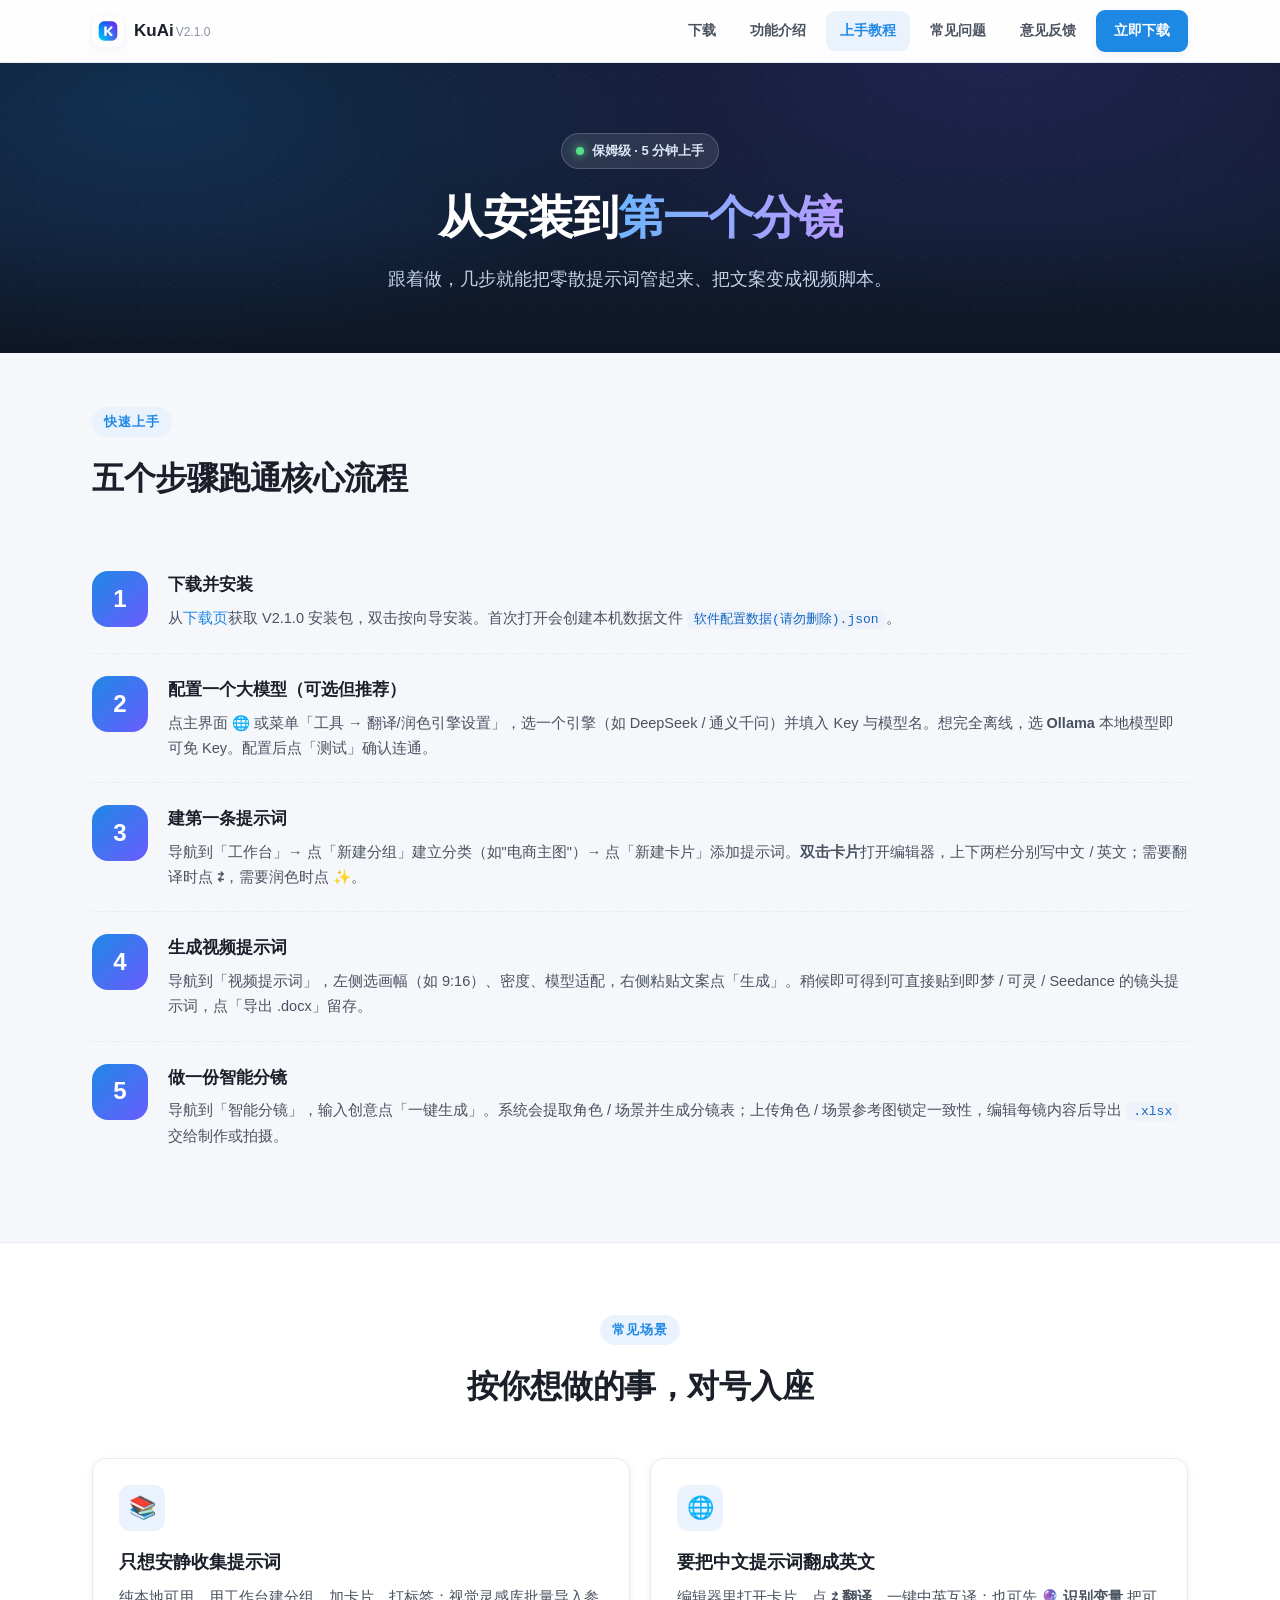
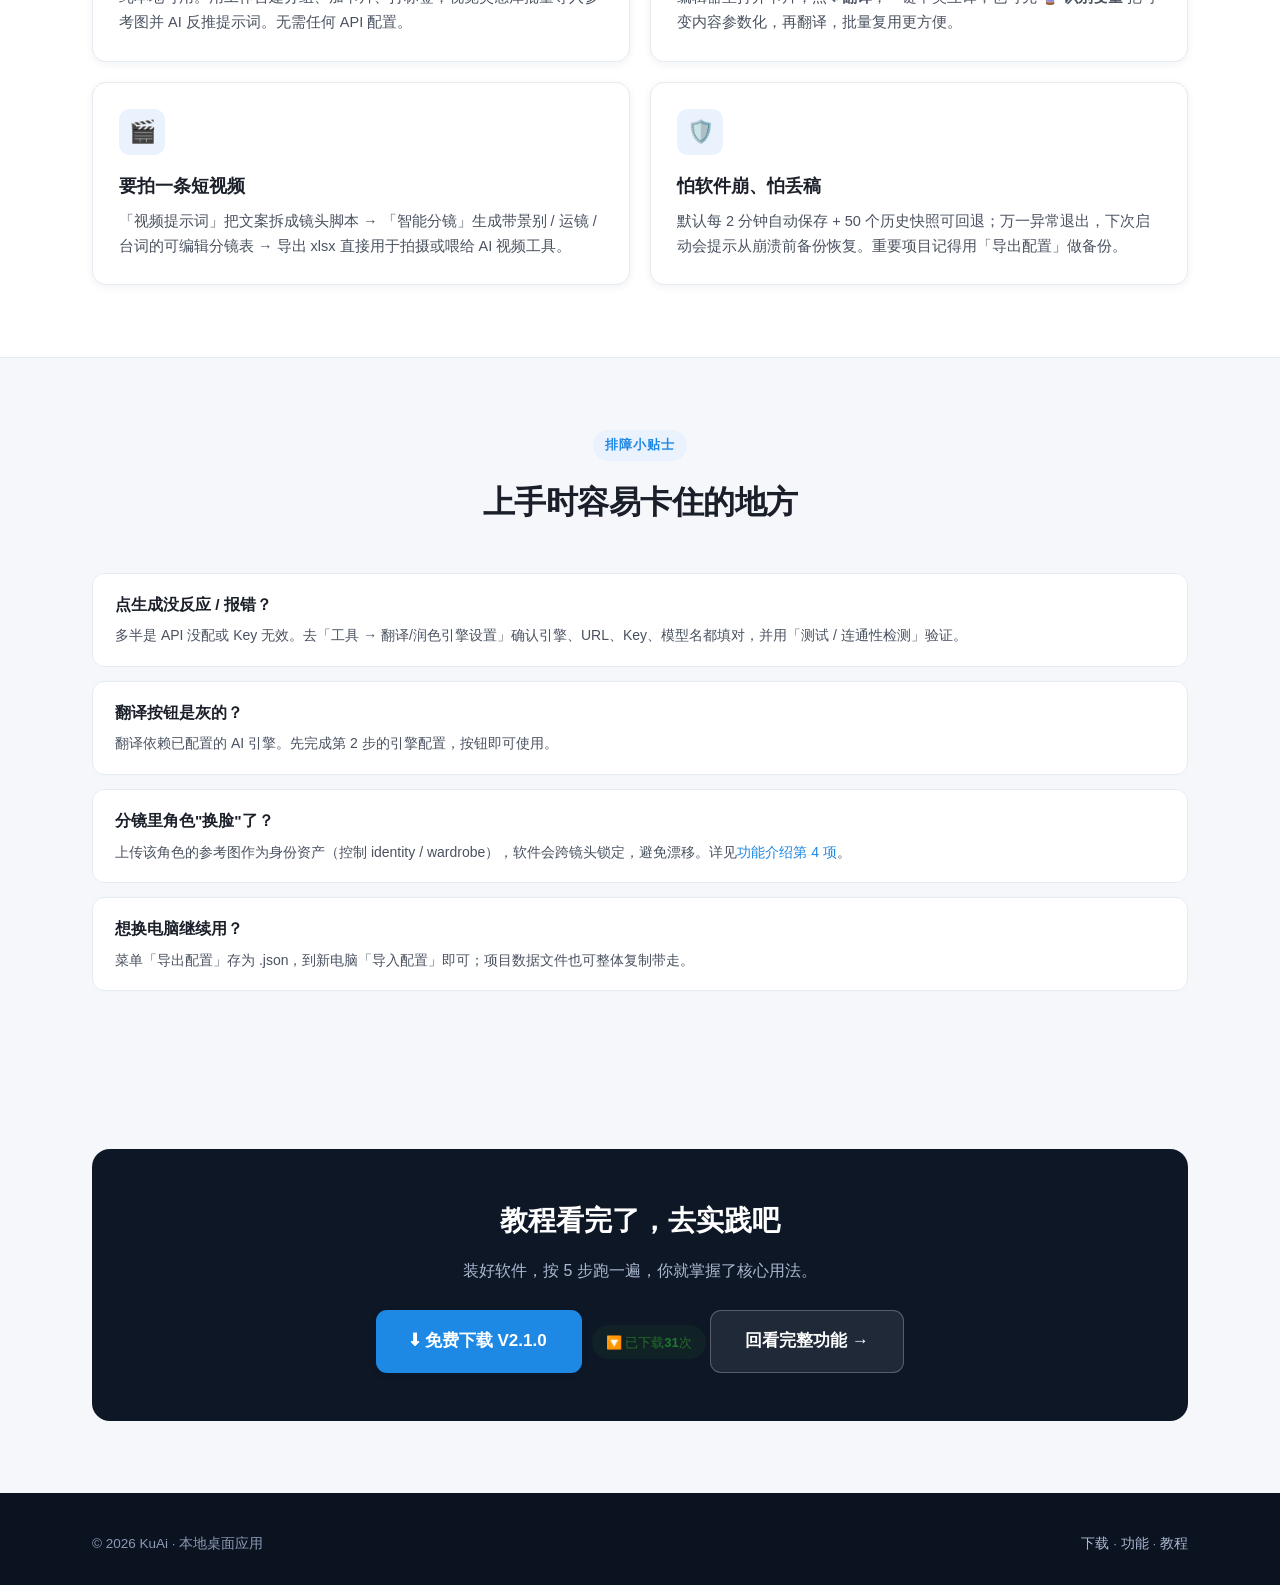
<file: guide.html>
<!DOCTYPE html>
<html lang="zh-CN">
<head>
<meta charset="UTF-8">
<meta name="viewport" content="width=device-width, initial-scale=1">
<title>上手教程 — KuAi V2.1.0</title>
<meta name="description" content="5 分钟快速上手：安装配置、配置大模型 API、管理第一条提示词、生成视频提示词、制作智能分镜的完整保姆级步骤。">
<meta name="theme-color" content="#0e1726">
<meta property="og:title" content="KuAi 上手教程 — 5 分钟从安装到第一个分镜">
<meta property="og:description" content="保姆级教程：下载安装、配置大模型 API、管理第一条提示词、生成视频提示词、制作智能分镜，5 步跑通核心流程。">
<meta property="og:type" content="website">
<meta property="og:url" content="https://yichenzi016-spec.github.io/KuAi/guide.html">
<meta name="twitter:card" content="summary_large_image">
<link rel="stylesheet" href="assets/style.css">
</head>
<body>

<nav class="nav">
  <div class="nav-inner">
    <a class="brand" href="index.html">
      <img src="assets/logo1.png" alt="KuAi" class="logo-img">
      <span>KuAi<small data-version>V2.1.0</small></span>
    </a>
    <button class="nav-toggle">☰</button>
    <div class="nav-links">
      <a href="index.html">下载</a>
      <a href="features.html">功能介绍</a>
      <a href="guide.html" class="active">上手教程</a>
      <a href="index.html#faq">常见问题</a>
      <a href="index.html#feedback">意见反馈</a>
      <a href="index.html#download" class="nav-cta">立即下载</a>
    </div>
  </div>
</nav>

<header class="hero" style="padding:70px 0 58px;">
  <div class="hero-inner">
    <span class="badge"><span class="dot"></span> 保姆级 · 5 分钟上手</span>
    <h1>从安装到<span class="grad">第一个分镜</span></h1>
    <p class="lead">跟着做，几步就能把零散提示词管起来、把文案变成视频脚本。</p>
  </div>
</header>

<section style="padding-top:54px;">
  <div class="wrap">
    <div class="section-head" style="text-align:left;margin-left:0;max-width:none;">
      <span class="eyebrow">快速上手</span>
      <h2>五个步骤跑通核心流程</h2>
    </div>

    <div class="guide-step"><div class="n">1</div><div>
      <h3>下载并安装</h3>
      <p>从<a href="index.html#download">下载页</a>获取 <span data-version>V2.1.0</span> 安装包，双击按向导安装。首次打开会创建本机数据文件 <code>软件配置数据(请勿删除).json</code>。</p>
    </div></div>

    <div class="guide-step"><div class="n">2</div><div>
      <h3>配置一个大模型（可选但推荐）</h3>
      <p>点主界面 🌐 或菜单「工具 → 翻译/润色引擎设置」，选一个引擎（如 DeepSeek / 通义千问）并填入 Key 与模型名。想完全离线，选 <b>Ollama</b> 本地模型即可免 Key。配置后点「测试」确认连通。</p>
    </div></div>

    <div class="guide-step"><div class="n">3</div><div>
      <h3>建第一条提示词</h3>
      <p>导航到「工作台」→ 点「新建分组」建立分类（如"电商主图"）→ 点「新建卡片」添加提示词。<b>双击卡片</b>打开编辑器，上下两栏分别写中文 / 英文；需要翻译时点 <b>⇄</b>，需要润色时点 <b>✨</b>。</p>
    </div></div>

    <div class="guide-step"><div class="n">4</div><div>
      <h3>生成视频提示词</h3>
      <p>导航到「视频提示词」，左侧选画幅（如 9:16）、密度、模型适配，右侧粘贴文案点「生成」。稍候即可得到可直接贴到即梦 / 可灵 / Seedance 的镜头提示词，点「导出 .docx」留存。</p>
    </div></div>

    <div class="guide-step"><div class="n">5</div><div>
      <h3>做一份智能分镜</h3>
      <p>导航到「智能分镜」，输入创意点「一键生成」。系统会提取角色 / 场景并生成分镜表；上传角色 / 场景参考图锁定一致性，编辑每镜内容后导出 <code>.xlsx</code> 交给制作或拍摄。</p>
    </div></div>
  </div>
</section>

<!-- 场景教程 -->
<section style="background:#fff;border-top:1px solid var(--border);border-bottom:1px solid var(--border);">
  <div class="wrap">
    <div class="section-head">
      <span class="eyebrow">常见场景</span>
      <h2>按你想做的事，对号入座</h2>
    </div>
    <div class="grid grid-2">
      <div class="card"><div class="ico">📚</div><h3>只想安静收集提示词</h3><p>纯本地可用。用工作台建分组、加卡片、打标签；视觉灵感库批量导入参考图并 AI 反推提示词。无需任何 API 配置。</p></div>
      <div class="card"><div class="ico">🌐</div><h3>要把中文提示词翻成英文</h3><p>编辑器里打开卡片，点 <b>⇄ 翻译</b>，一键中英互译；也可先 <b>🔮 识别变量</b> 把可变内容参数化，再翻译，批量复用更方便。</p></div>
      <div class="card"><div class="ico">🎬</div><h3>要拍一条短视频</h3><p>「视频提示词」把文案拆成镜头脚本 → 「智能分镜」生成带景别 / 运镜 / 台词的可编辑分镜表 → 导出 xlsx 直接用于拍摄或喂给 AI 视频工具。</p></div>
      <div class="card"><div class="ico">🛡️</div><h3>怕软件崩、怕丢稿</h3><p>默认每 2 分钟自动保存 + 50 个历史快照可回退；万一异常退出，下次启动会提示从崩溃前备份恢复。重要项目记得用「导出配置」做备份。</p></div>
    </div>
  </div>
</section>

<!-- FAQ 延伸 -->
<section>
  <div class="wrap">
    <div class="section-head">
      <span class="eyebrow">排障小贴士</span>
      <h2>上手时容易卡住的地方</h2>
    </div>
    <div class="faq-item"><h4>点生成没反应 / 报错？</h4><p>多半是 API 没配或 Key 无效。去「工具 → 翻译/润色引擎设置」确认引擎、URL、Key、模型名都填对，并用「测试 / 连通性检测」验证。</p></div>
    <div class="faq-item"><h4>翻译按钮是灰的？</h4><p>翻译依赖已配置的 AI 引擎。先完成第 2 步的引擎配置，按钮即可使用。</p></div>
    <div class="faq-item"><h4>分镜里角色"换脸"了？</h4><p>上传该角色的参考图作为身份资产（控制 identity / wardrobe），软件会跨镜头锁定，避免漂移。详见<a href="features.html">功能介绍第 4 项</a>。</p></div>
    <div class="faq-item"><h4>想换电脑继续用？</h4><p>菜单「导出配置」存为 .json，到新电脑「导入配置」即可；项目数据文件也可整体复制带走。</p></div>
  </div>
</section>

<section>
  <div class="wrap">
    <div class="foot-cta">
      <h2>教程看完了，去实践吧</h2>
      <p>装好软件，按 5 步跑一遍，你就掌握了核心用法。</p>
      <a href="https://gitee.com/kuai061102/kuai-release/releases/download/v2.1.0/VideoPromptAssistant-Setup-2.1.0.exe" target="_blank" rel="noopener" data-download="primary" class="btn btn-primary btn-lg">⬇ 免费下载 V2.1.0</a>
      <a href="features.html" class="btn btn-ghost btn-lg" style="background:rgba(255,255,255,.08);color:#fff;border-color:rgba(255,255,255,.25);">回看完整功能 →</a>
    </div>
  </div>
</section>

<footer class="site">
  <div class="wrap">
    <div>© <span data-year>2026</span> KuAi · 本地桌面应用</div>
    <div><a href="index.html">下载</a> · <a href="features.html">功能</a> · <a href="guide.html">教程</a></div>
  </div>
</footer>

<script src="assets/script.js"></script>
<script src="assets/count.js"></script>
</body>
</html>
</file>
<file: assets/style.css>
/* ============================================================
   KuAi — 官网样式
   主色沿用软件源码主题 #1E88E5
   ============================================================ */

:root {
  --primary: #1E88E5;
  --primary-dark: #1565C0;
  --primary-hover: #2196F3;
  --ink: #1a1f29;
  --ink-soft: #4a5260;
  --ink-mute: #8a93a3;
  --bg: #f5f7fb;
  --bg-card: #ffffff;
  --bg-deep: #0e1726;
  --border: #e6eaf1;
  --success: #2E7D32;
  --warning: #F57C00;
  --radius: 14px;
  --shadow-sm: 0 2px 8px rgba(20,30,60,.06);
  --shadow-md: 0 8px 30px rgba(20,30,60,.10);
  --shadow-lg: 0 18px 50px rgba(20,30,60,.16);
  --maxw: 1140px;
}

* { box-sizing: border-box; margin: 0; padding: 0; }

html { scroll-behavior: smooth; }

body {
  font-family: "Microsoft YaHei", "PingFang SC", "Hiragino Sans GB", "Segoe UI", sans-serif;
  color: var(--ink);
  background: var(--bg);
  line-height: 1.7;
  -webkit-font-smoothing: antialiased;
}

a { color: var(--primary); text-decoration: none; }
a:hover { color: var(--primary-hover); }

.wrap { max-width: var(--maxw); margin: 0 auto; padding: 0 22px; }

/* ---------- 顶部导航 ---------- */
.nav {
  position: sticky; top: 0; z-index: 50;
  background: rgba(255,255,255,.86);
  backdrop-filter: saturate(180%) blur(12px);
  border-bottom: 1px solid var(--border);
}
.nav-inner {
  max-width: var(--maxw); margin: 0 auto; padding: 0 22px;
  height: 62px; display: flex; align-items: center; justify-content: space-between;
}
.brand { display: flex; align-items: center; gap: 10px; font-weight: 800; font-size: 17px; color: var(--ink); }
.brand .logo-img {
  width: 32px; height: 32px; border-radius: 8px;
  object-fit: contain; box-shadow: var(--shadow-sm);
}
.brand small { font-weight: 500; color: var(--ink-mute); font-size: 12px; margin-left: 2px; }
.nav-links { display: flex; align-items: center; gap: 6px; }
.nav-links a {
  padding: 8px 14px; border-radius: 9px; color: var(--ink-soft); font-weight: 600; font-size: 14px;
}
.nav-links a:hover { background: #eef3fb; color: var(--primary); }
.nav-links a.active { color: var(--primary); background: #eaf2fd; }
.nav-cta {
  background: var(--primary); color: #fff !important; padding: 9px 18px !important; border-radius: 9px;
  box-shadow: var(--shadow-sm);
}
.nav-cta:hover { background: var(--primary-dark); color: #fff !important; }
.nav-toggle { display: none; background: none; border: 0; font-size: 22px; cursor: pointer; color: var(--ink); }

/* ---------- 通用区块 ---------- */
section { padding: 72px 0; }
.section-head { text-align: center; max-width: 760px; margin: 0 auto 44px; }
.section-head .eyebrow {
  display: inline-block; font-size: 13px; font-weight: 700; letter-spacing: 1px;
  color: var(--primary); background: #eaf2fd; padding: 4px 12px; border-radius: 20px; margin-bottom: 14px;
}
.section-head h2 { font-size: 32px; font-weight: 800; letter-spacing: -.5px; }
.section-head p { color: var(--ink-soft); margin-top: 12px; font-size: 16px; }

/* ---------- 按钮 ---------- */
.btn {
  display: inline-flex; align-items: center; gap: 8px;
  padding: 13px 26px; border-radius: 11px; font-weight: 700; font-size: 15px;
  border: 1px solid transparent; cursor: pointer; transition: .18s; white-space: nowrap;
}
.btn-primary { background: var(--primary); color: #fff; box-shadow: var(--shadow-sm); }
.btn-primary:hover { background: var(--primary-dark); transform: translateY(-1px); box-shadow: var(--shadow-md); }
.btn-ghost { background: #fff; color: var(--primary); border-color: var(--border); }
.btn-ghost:hover { border-color: var(--primary); background: #f3f8fe; }
.btn-lg { padding: 16px 34px; font-size: 17px; }

/* ---------- Hero ---------- */
.hero {
  position: relative; overflow: hidden;
  background:
    radial-gradient(1100px 460px at 78% -8%, rgba(106,92,255,.20), transparent 60%),
    radial-gradient(900px 420px at 12% 12%, rgba(30,136,229,.22), transparent 60%),
    linear-gradient(180deg, #0e1726 0%, #111c30 55%, #0e1726 100%);
  color: #fff; padding: 92px 0 76px;
}
.hero::after {
  content: ""; position: absolute; inset: 0;
  background-image: radial-gradient(rgba(255,255,255,.05) 1px, transparent 1px);
  background-size: 26px 26px; pointer-events: none; opacity: .6;
}
.hero-inner { position: relative; max-width: var(--maxw); margin: 0 auto; padding: 0 22px; text-align: center; }
.hero .badge {
  display: inline-flex; align-items: center; gap: 8px; font-size: 13px; font-weight: 600;
  background: rgba(255,255,255,.10); border: 1px solid rgba(255,255,255,.18);
  padding: 6px 14px; border-radius: 30px; margin-bottom: 22px; color: #dbe6f7;
}
.hero .badge .dot { width: 8px; height: 8px; border-radius: 50%; background: #57e08a; box-shadow: 0 0 10px #57e08a; }
.hero h1 { font-size: 46px; font-weight: 900; letter-spacing: -1px; line-height: 1.15; }
.hero h1 .grad { background: linear-gradient(90deg, #6fb4ff, #b69bff); -webkit-background-clip: text; background-clip: text; color: transparent; }
.hero p.lead { color: #c4d2e8; font-size: 18px; max-width: 720px; margin: 20px auto 0; }

/* 核心能力网格（替代原来的 lead 段落） */
.lead-grid { display: grid; grid-template-columns: 1fr 1fr; gap: 10px 24px; max-width: 780px; margin: 22px auto 0; }
.lead-item {
  color: #c4d2e8; font-size: 15px; line-height: 1.6;
  padding: 10px 16px; border-radius: 10px;
  background: rgba(255,255,255,.05); border: 1px solid rgba(255,255,255,.08);
}
.lead-item b { color: #8ec5ff; }
.lead-note {
  grid-column: 1 / -1; text-align: center; color: #7a8fa8; font-size: 13px;
  margin-top: 6px; letter-spacing: .5px;
}
.hero-cta { margin-top: 34px; display: flex; gap: 14px; justify-content: center; flex-wrap: wrap; }
.hero .btn-primary { background: #fff; color: var(--primary-dark); }
.hero .btn-primary:hover { background: #eaf2fd; }
.hero .btn-ghost { background: rgba(255,255,255,.08); color: #fff; border-color: rgba(255,255,255,.25); }
.hero .btn-ghost:hover { background: rgba(255,255,255,.16); border-color: #fff; }

.hero-meta { margin-top: 30px; display: flex; gap: 26px; justify-content: center; flex-wrap: wrap; color: #9fb0c9; font-size: 14px; }
.hero-meta b { color: #fff; font-weight: 700; }
.hero-stats { margin-top: 40px; display: grid; grid-template-columns: repeat(4, 1fr); gap: 16px; max-width: 760px; margin-left: auto; margin-right: auto; }
.hero-stats .stat { background: rgba(255,255,255,.06); border: 1px solid rgba(255,255,255,.12); border-radius: 12px; padding: 18px 10px; }
.hero-stats .num { font-size: 26px; font-weight: 800; color: #fff; }
.hero-stats .lab { font-size: 13px; color: #9fb0c9; margin-top: 4px; }

/* ---------- 卡片网格 ---------- */
.grid { display: grid; gap: 20px; }
.grid-2 { grid-template-columns: repeat(2, 1fr); }
.grid-3 { grid-template-columns: repeat(3, 1fr); }
.grid-4 { grid-template-columns: repeat(4, 1fr); }

.card {
  background: var(--bg-card); border: 1px solid var(--border); border-radius: var(--radius);
  padding: 26px; box-shadow: var(--shadow-sm); transition: .2s;
}
.card:hover { transform: translateY(-3px); box-shadow: var(--shadow-md); border-color: #cfe0f7; }
.card .ico {
  width: 46px; height: 46px; border-radius: 11px; display: grid; place-items: center;
  font-size: 22px; background: #eaf2fd; margin-bottom: 16px;
}
.card h3 { font-size: 18px; font-weight: 800; margin-bottom: 8px; }
.card p { color: var(--ink-soft); font-size: 14.5px; }
.card-featured { border-color: #a4c7ff; background: linear-gradient(180deg, #f0f6ff, #fff); }
.card-featured .ico { background: linear-gradient(135deg, #1E88E5, #42A5F5); }
.card-featured h3 { color: #1565C0; }

/* ---------- 下载区块 ---------- */
.download { background: linear-gradient(180deg, #fff, #f7faff); }
.dl-box {
  background: #fff; border: 1px solid var(--border); border-radius: 18px; box-shadow: var(--shadow-md);
  display: grid; grid-template-columns: 1.1fr 1fr; overflow: hidden;
}
.dl-main { padding: 38px; }
.dl-main h3 { font-size: 24px; font-weight: 800; }
.dl-main .ver { display: inline-block; margin-top: 8px; font-size: 13px; color: var(--ink-mute); }
.dl-main .ver b { color: var(--primary); }
.dl-actions { margin-top: 22px; display: flex; flex-wrap: wrap; gap: 12px; }
.dl-side { background: var(--bg-deep); color: #cdd8ea; padding: 38px; }
.dl-side h4 { color: #fff; font-size: 16px; margin-bottom: 16px; }
.dl-side ul { list-style: none; }
.dl-side li { display: flex; align-items: center; gap: 10px; padding: 7px 0; font-size: 14px; color: #b7c4db; }
.dl-side li::before { content: "✓"; color: #57e08a; font-weight: 800; }
.dl-note { margin-top: 18px; font-size: 13px; color: var(--ink-mute); }

/* ---------- 引擎徽章 ---------- */
.engines { display: flex; flex-wrap: wrap; gap: 10px; justify-content: center; }
.engine {
  background: #fff; border: 1px solid var(--border); border-radius: 10px;
  padding: 10px 16px; font-size: 14px; font-weight: 700; color: var(--ink-soft);
  display: inline-flex; align-items: center; gap: 8px; box-shadow: var(--shadow-sm);
}
.engine .tick { color: var(--success); font-size: 13px; }

/* ---------- 功能详情（features） ---------- */
.feat { border: 1px solid var(--border); border-radius: var(--radius); background: #fff; padding: 0; overflow: hidden; box-shadow: var(--shadow-sm); margin-bottom: 22px; }
.feat-head { display: flex; align-items: center; gap: 16px; padding: 22px 26px; background: linear-gradient(90deg, #f3f8fe, #fff); border-bottom: 1px solid var(--border); }
.feat-no { width: 40px; height: 40px; border-radius: 10px; background: var(--primary); color: #fff; font-weight: 800; display: grid; place-items: center; flex: none; font-size: 17px; }
.feat-head .t h3 { font-size: 19px; font-weight: 800; }
.feat-head .t span { font-size: 13px; color: var(--ink-mute); }
.feat-body { padding: 24px 26px; }
.feat-body .solve { background: #f7faff; border-left: 3px solid var(--primary); padding: 12px 16px; border-radius: 0 8px 8px 0; color: var(--ink-soft); font-size: 14.5px; margin-bottom: 18px; }
.feat-body .solve b { color: var(--ink); }
.steps { list-style: none; counter-reset: step; }
.steps li { position: relative; padding: 0 0 16px 42px; counter-increment: step; font-size: 14.5px; color: var(--ink-soft); }
.steps li::before {
  content: counter(step); position: absolute; left: 0; top: 0;
  width: 28px; height: 28px; border-radius: 50%; background: #eaf2fd; color: var(--primary);
  font-weight: 800; font-size: 13px; display: grid; place-items: center;
}
.steps li b { color: var(--ink); }
.tags { margin-top: 16px; display: flex; flex-wrap: wrap; gap: 8px; }
.tag { background: #eef3fb; color: var(--primary-dark); font-size: 12.5px; font-weight: 700; padding: 4px 11px; border-radius: 20px; }
.tag.g { background: #e8f5ea; color: var(--success); }

/* ---------- 步骤条（guide） ---------- */
.guide-step { display: grid; grid-template-columns: 56px 1fr; gap: 20px; padding: 22px 0; border-bottom: 1px dashed var(--border); }
.guide-step:last-child { border-bottom: 0; }
.guide-step .n { width: 56px; height: 56px; border-radius: 16px; background: linear-gradient(135deg, var(--primary), #6a5cff); color: #fff; font-size: 24px; font-weight: 800; display: grid; place-items: center; }
.guide-step h3 { font-size: 17px; font-weight: 800; margin-bottom: 6px; }
.guide-step p { color: var(--ink-soft); font-size: 14.5px; }
.guide-step code { background: #eef3fb; color: var(--primary-dark); padding: 2px 7px; border-radius: 6px; font-size: 13px; }

/* ---------- 更新日志 / FAQ ---------- */
.log { border-left: 3px solid var(--primary); margin-left: 6px; padding-left: 22px; }
.log-item { padding: 6px 0 18px; }
.log-item .date { font-size: 13px; color: var(--primary); font-weight: 700; }
.log-item h4 { font-size: 16px; margin: 4px 0; }
.log-item p { color: var(--ink-soft); font-size: 14px; }

.faq-item { border: 1px solid var(--border); border-radius: 12px; padding: 18px 22px; margin-bottom: 14px; background: #fff; }
.faq-item h4 { font-size: 15.5px; font-weight: 800; margin-bottom: 6px; }
.faq-item p { color: var(--ink-soft); font-size: 14px; }

/* ---------- 页脚 CTA ---------- */
.foot-cta { background: var(--bg-deep); color: #fff; border-radius: 18px; padding: 48px; text-align: center; }
.foot-cta h2 { font-size: 28px; font-weight: 800; }
.foot-cta p { color: #aab8d0; margin: 12px 0 26px; }

footer.site { background: #0b1220; color: #8b9bb5; padding: 40px 0 30px; font-size: 13.5px; }
footer.site .wrap { display: flex; justify-content: space-between; flex-wrap: wrap; gap: 16px; }
footer.site a { color: #aab8d0; }
footer.site a:hover { color: #fff; }

/* ---------- 客户反馈区 ---------- */
.fb-grid { display: grid; grid-template-columns: repeat(3, 1fr); gap: 20px; margin-top: 10px; }
.fb-card {
  background: var(--bg); border: 1px solid var(--border); border-radius: 14px;
  padding: 28px 24px; text-align: center; transition: transform .2s, box-shadow .2s;
}
.fb-card:hover { transform: translateY(-3px); box-shadow: 0 8px 28px rgba(0,0,0,.08); }
.fb-card-primary { border-color: var(--primary); background: linear-gradient(180deg, #f0f7ff, #fff); }
.fb-icon { font-size: 36px; margin-bottom: 12px; }
.fb-card h3 { font-size: 17px; font-weight: 700; color: var(--ink); margin-bottom: 8px; }
.fb-card p { font-size: 13.5px; color: var(--ink-soft); line-height: 1.6; }

/* 快捷表单 */
.fb-form { margin-top: 14px; text-align: left; }
.fb-form select,
.fb-form input,
.fb-form textarea {
  width: 100%; padding: 9px 12px; border: 1px solid #d0d7e0; border-radius: 8px;
  font-size: 13.5px; margin-bottom: 8px; box-sizing: border-box;
  font-family: inherit; background: #fff; color: var(--ink);
}
.fb-form select:focus,
.fb-form input:focus,
.fb-form textarea:focus { outline: none; border-color: var(--primary); box-shadow: 0 0 0 3px rgba(30,136,229,.12); }
.fb-form textarea { resize: vertical; min-height: 70px; }

/* ---------- 响应式 ---------- */
@media (max-width: 900px) {
  .nav-links { display: none; position: absolute; top: 62px; left: 0; right: 0; flex-direction: column; background: #fff; border-bottom: 1px solid var(--border); padding: 12px; box-shadow: var(--shadow-md); }
  .nav-links.open { display: flex; }
  .nav-toggle { display: block; }
  .hero h1 { font-size: 34px; }
  .grid-2, .grid-3, .grid-4 { grid-template-columns: 1fr; }
  .dl-box { grid-template-columns: 1fr; }
  .hero-stats { grid-template-columns: repeat(2, 1fr); }
  .section-head h2 { font-size: 26px; }
  .lead-grid { grid-template-columns: 1fr; }
  .fb-grid { grid-template-columns: 1fr; }
}

/* ---------- 下载次数徽章 ---------- */
.dl-count {
  display: inline-flex;
  align-items: center;
  justify-content: center;
  margin-left: 10px;
  vertical-align: middle;
  padding: 0 14px;
  height: 34px;
  border-radius: 999px;
  background: rgba(46, 125, 50, .10);
  color: #256b29;
  font-size: 13px;
  font-weight: 500;
  white-space: nowrap;
  line-height: 1;
  text-align: center;
}
.dl-count b { color: #1b7a2e; font-weight: 700; }

/* ---------- 全局图片安全 + 超小屏微调 ---------- */
img { max-width: 100%; height: auto; }

@media (max-width: 480px) {
  .hero { padding: 64px 0 52px; }
  .hero h1 { font-size: 27px; }
  .section-head h2 { font-size: 22px; }
  .section-head { margin-bottom: 32px; }
  .hero-stats { grid-template-columns: repeat(2, 1fr); }
  .dl-box { grid-template-columns: 1fr; }
  .dl-main, .dl-side { padding: 26px 22px; }
  .foot-cta { padding: 34px 22px; }
  .feat-head { gap: 12px; padding: 18px 20px; }
  .feat-body { padding: 20px; }
  .wrap { padding: 0 16px; }
  section { padding: 56px 0; }
}
</file>
